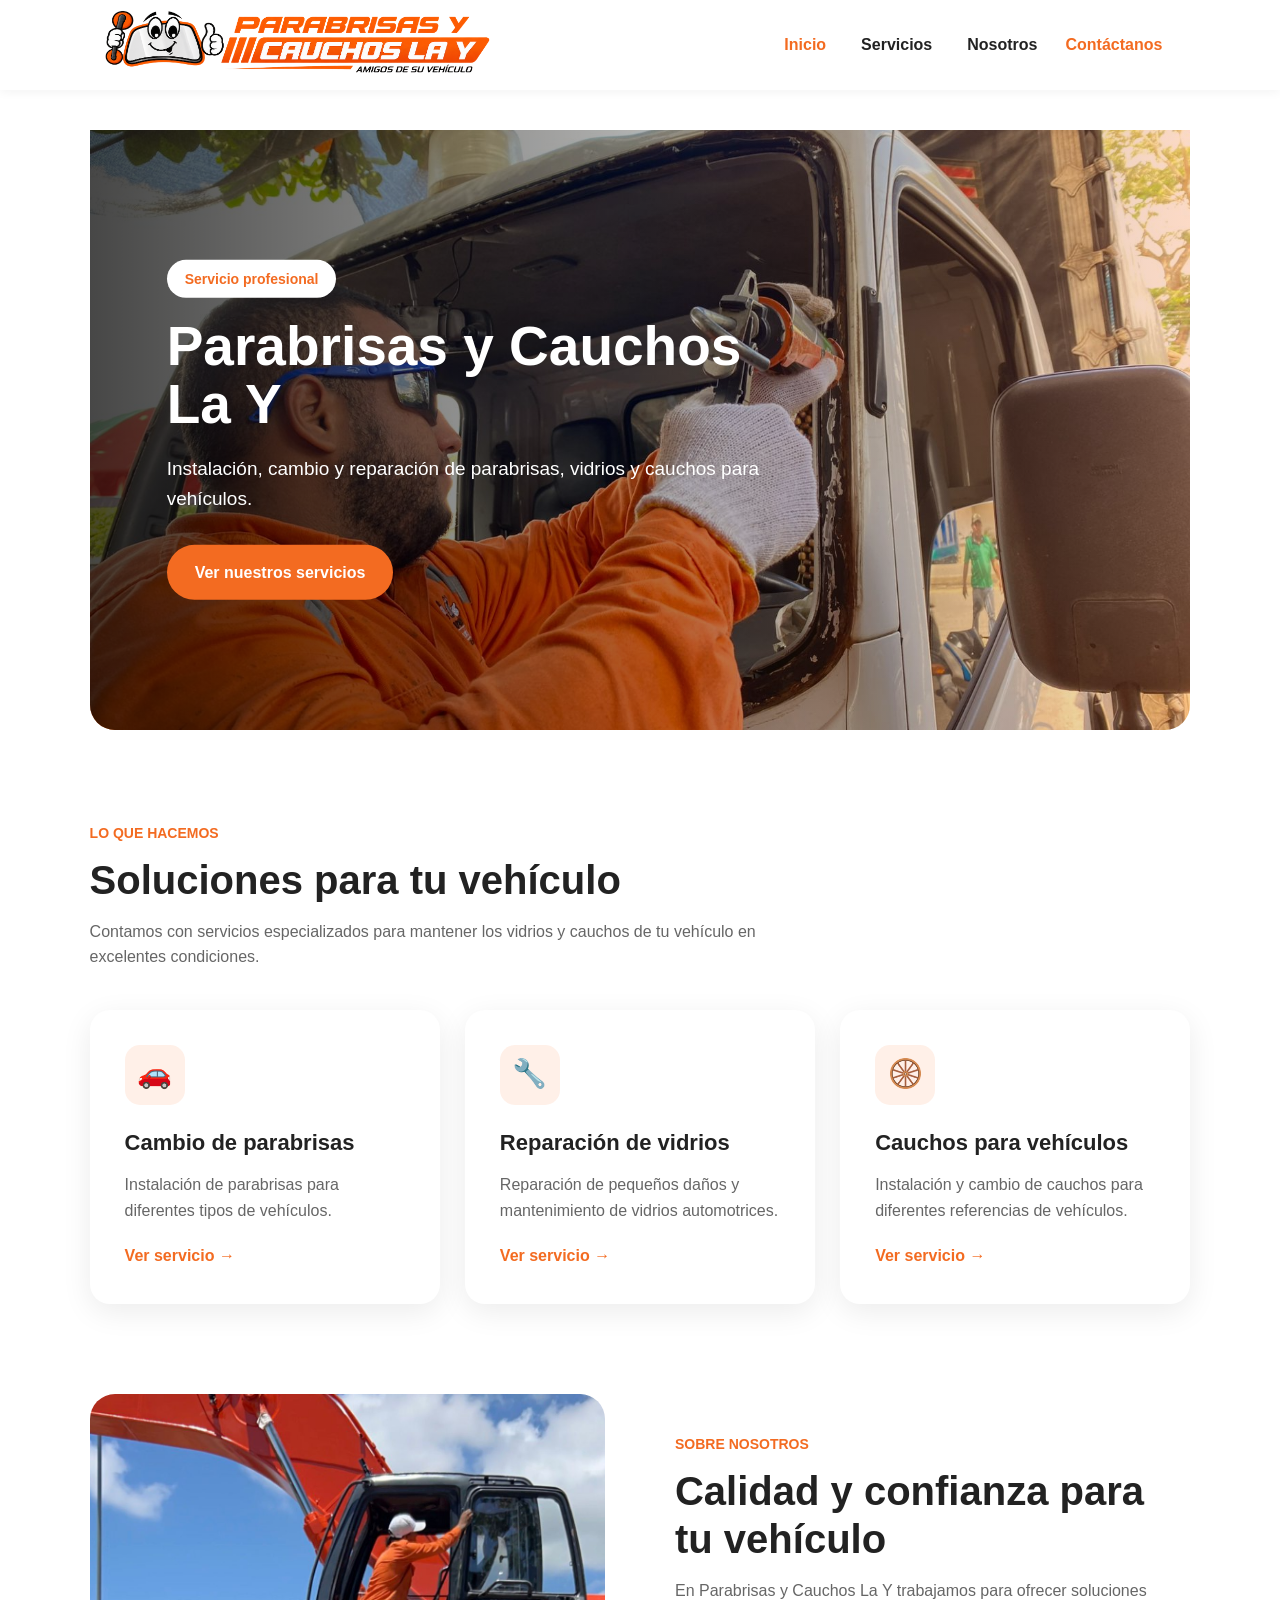
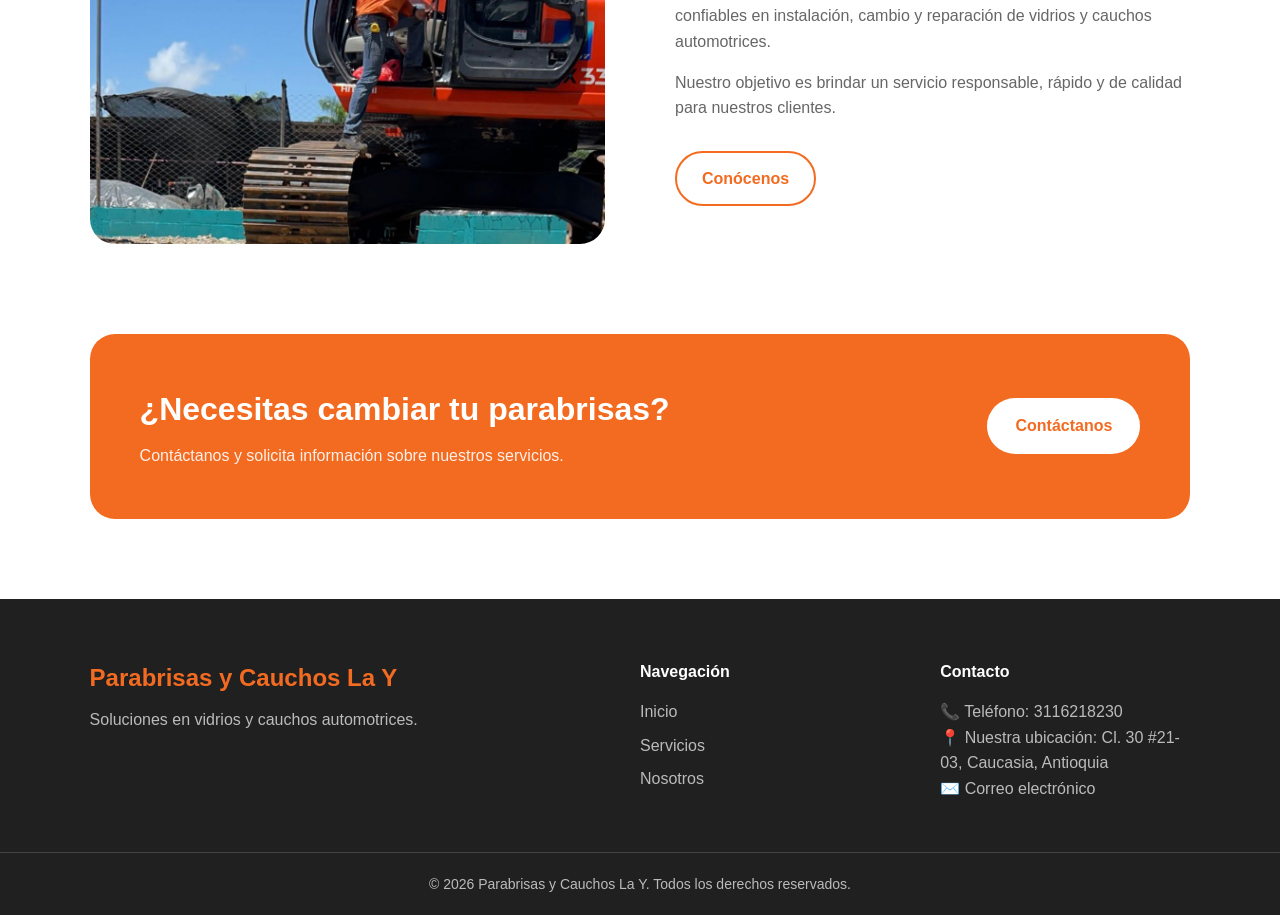
<file: index.html>
<!DOCTYPE html>
<html lang="es">
<head>
    <meta charset="UTF-8">
    <meta name="viewport" content="width=device-width, initial-scale=1.0">

    <title>Parabrisas y Cauchos La Y</title>

    <link rel="stylesheet" href="css/index.css">
</head>
<script src="js/script.js"></script>
<body>
    <header class="encabezado">

        <div class="logo">
            <a href="index.html">
                <img src="Imagenes/LogoParabrisasYCauchosLaY.png" alt="Logo Parabrisas y Cauchos La Y" class="logo-contacto">
            </a>
        </div>

        <nav class="navegacion">

            <a href="index.html" class="activo">Inicio</a>

            <a href="Servicios.html">Servicios</a>

            <a href="NosotrosParabrisas.html">Nosotros</a>

        </nav>
        <a href="Agendar.html" class="boton-blanco">
            Contáctanos
        </a>
    </header>


    <main>

        <section class="hero">

            <img src="Imagenes/Inicio.jpeg" alt="Servicio de parabrisas">

            <div class="hero-capa"></div>

            <div class="hero-contenido">

                <span class="etiqueta">
                    Servicio profesional
                </span>

                <h1>
                    Parabrisas y Cauchos
                    <br>
                    La Y
                </h1>

                <p>
                    Instalación, cambio y reparación de parabrisas,
                    vidrios y cauchos para vehículos.
                </p>

                <a href="Servicios.html" class="boton-principal">
                    Ver nuestros servicios
                </a>

            </div>

        </section>

        <section class="seccion servicios">

            <div class="titulo-seccion">

                <span>Lo que hacemos</span>

                <h2>
                    Soluciones para tu vehículo
                </h2>

                <p>
                    Contamos con servicios especializados para mantener
                    los vidrios y cauchos de tu vehículo en excelentes condiciones.
                </p>

            </div>


            <div class="tarjetas-servicios">

                <article class="tarjeta">

                    <div class="icono">
                        🚗
                    </div>

                    <h3>
                        Cambio de parabrisas
                    </h3>

                    <p>
                        Instalación de parabrisas para diferentes tipos
                        de vehículos.
                    </p>

                    <a href="Servicios.html">
                        Ver servicio →
                    </a>

                </article>


                <article class="tarjeta">

                    <div class="icono">
                        🔧
                    </div>

                    <h3>
                        Reparación de vidrios
                    </h3>

                    <p>
                        Reparación de pequeños daños y mantenimiento
                        de vidrios automotrices.
                    </p>

                    <a href="Servicios.html">
                        Ver servicio →
                    </a>

                </article>


                <article class="tarjeta">

                    <div class="icono">
                        🛞
                    </div>

                    <h3>
                        Cauchos para vehículos
                    </h3>

                    <p>
                        Instalación y cambio de cauchos para diferentes
                        referencias de vehículos.
                    </p>

                    <a href="Servicios.html">
                        Ver servicio →
                    </a>

                </article>

            </div>

        </section>


        <section class="seccion nosotros-inicio">

            <div class="nosotros-imagen">

                <img src="Imagenes/Instalacion2.jpeg"
                     alt="Instalación de parabrisas">

            </div>

            <div class="nosotros-texto">

                <span>Sobre nosotros</span>

                <h2>
                    Calidad y confianza para tu vehículo
                </h2>

                <p>
                    En Parabrisas y Cauchos La Y trabajamos para ofrecer
                    soluciones confiables en instalación, cambio y reparación
                    de vidrios y cauchos automotrices.
                </p>

                <p>
                    Nuestro objetivo es brindar un servicio responsable,
                    rápido y de calidad para nuestros clientes.
                </p>

                <a href="NosotrosParabrisas.html" class="boton-secundario">
                    Conócenos
                </a>

            </div>

        </section>

        <section class="llamada">

            <div>

                <h2>
                    ¿Necesitas cambiar tu parabrisas?
                </h2>

                <p>
                    Contáctanos y solicita información sobre nuestros servicios.
                </p>

            </div>

            <a href="Agendar.html" class="boton-blanco">
                Contáctanos
            </a>

        </section>

    </main>


    <footer class="pie">

        <div class="pie-contenido">

            <div>

                <h3>
                    Parabrisas y Cauchos La Y
                </h3>

                <p>
                    Soluciones en vidrios y cauchos automotrices.
                </p>

            </div>


            <div>

                <h4>
                    Navegación
                </h4>

                <a href="index.html">Inicio</a>
                <a href="Servicios.html">Servicios</a>
                <a href="NosotrosParabrisas.html">Nosotros</a>

            </div>


            <div>

                <h4>
                    Contacto
                </h4>

                <p>📞 Teléfono: 3116218230</p>
                <p>📍 Nuestra ubicación: Cl. 30 #21-03, Caucasia, Antioquia</p>
                <p>✉️ Correo electrónico</p>

            </div>

        </div>


        <div class="copyright">

            <p>
                © 2026 Parabrisas y Cauchos La Y.
                Todos los derechos reservados.
            </p>

        </div>

    </footer>

</body>
</html>
</file>
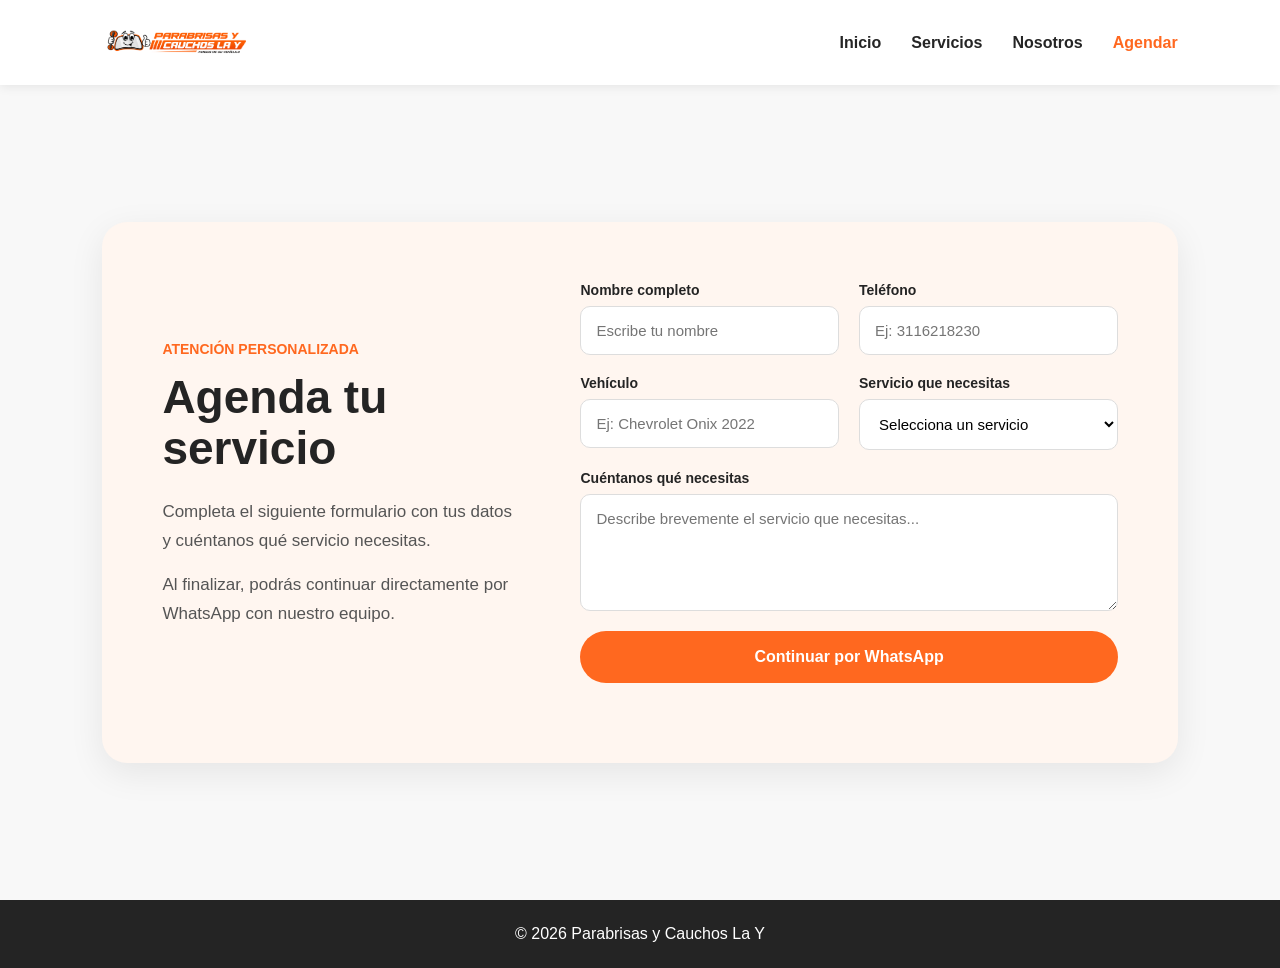
<file: Agendar.html>
<!DOCTYPE html>
<html lang="es">

<head>
    <meta charset="UTF-8">
    <meta name="viewport" content="width=device-width, initial-scale=1.0">

    <title>Agendar servicio | Parabrisas y Cauchos La Y</title>

    <link rel="stylesheet" href="css/Agendar.css">
</head>

<body>

    <header class="encabezado">

        <a href="index.html" class="logo">
            <img src="Imagenes/LogoParabrisasYCauchosLaY.png"
                 alt="Parabrisas y Cauchos La Y">
        </a>

        <nav>
            <a href="index.html">Inicio</a>
            <a href="Servicios.html">Servicios</a>
            <a href="NosotrosParabrisas.html">Nosotros</a>
            <a href="Agendar.html" class="activo">Agendar</a>
        </nav>

    </header>


    <main>

        <section class="agendar">

            <div class="agendar-contenido">

                <div class="texto-agendar">

                    <span>ATENCIÓN PERSONALIZADA</span>

                    <h1>Agenda tu servicio</h1>

                    <p>
                        Completa el siguiente formulario con tus datos
                        y cuéntanos qué servicio necesitas.
                    </p>

                    <p>
                        Al finalizar, podrás continuar directamente
                        por WhatsApp con nuestro equipo.
                    </p>

                </div>


                <form id="formulario-agendar" class="formulario-agendar">

                    <div class="campo">
                        <label for="nombre">Nombre completo</label>

                        <input
                            type="text"
                            id="nombre"
                            name="nombre"
                            placeholder="Escribe tu nombre"
                            required>
                    </div>


                    <div class="campo">
                        <label for="telefono">Teléfono</label>

                        <input
                            type="tel"
                            id="telefono"
                            name="telefono"
                            placeholder="Ej: 3116218230"
                            required>
                    </div>


                    <div class="campo">
                        <label for="vehiculo">Vehículo</label>

                        <input
                            type="text"
                            id="vehiculo"
                            name="vehiculo"
                            placeholder="Ej: Chevrolet Onix 2022"
                            required>
                    </div>


                    <div class="campo">
                        <label for="servicio">Servicio que necesitas</label>

                        <select id="servicio" name="servicio" required>

                            <option value="">
                                Selecciona un servicio
                            </option>

                            <option value="Cambio de parabrisas">
                                Cambio de parabrisas
                            </option>

                            <option value="Reparación de vidrios">
                                Reparación de vidrios
                            </option>

                            <option value="Cauchos para vehículos">
                                Cauchos para vehículos
                            </option>

                            <option value="Polarizado y nanocerámica">
                                Polarizado y nanocerámica
                            </option>

                            <option value="Fabricación de vidrio para maquinaria">
                                Fabricación de vidrio para maquinaria
                            </option>

                        </select>

                    </div>


                    <div class="campo campo-completo">

                        <label for="mensaje">
                            Cuéntanos qué necesitas
                        </label>

                        <textarea
                            id="mensaje"
                            name="mensaje"
                            rows="5"
                            placeholder="Describe brevemente el servicio que necesitas..."
                            required></textarea>

                    </div>


                    <button type="submit" class="boton-agendar">
                        Continuar por WhatsApp
                    </button>


                    <p id="mensaje-formulario"
                       class="mensaje-formulario"></p>

                </form>

            </div>

        </section>

    </main>


    <footer>

        <p>
            © 2026 Parabrisas y Cauchos La Y
        </p>

    </footer>


    <script src="js/script.js"></script>

</body>

</html>
</file>
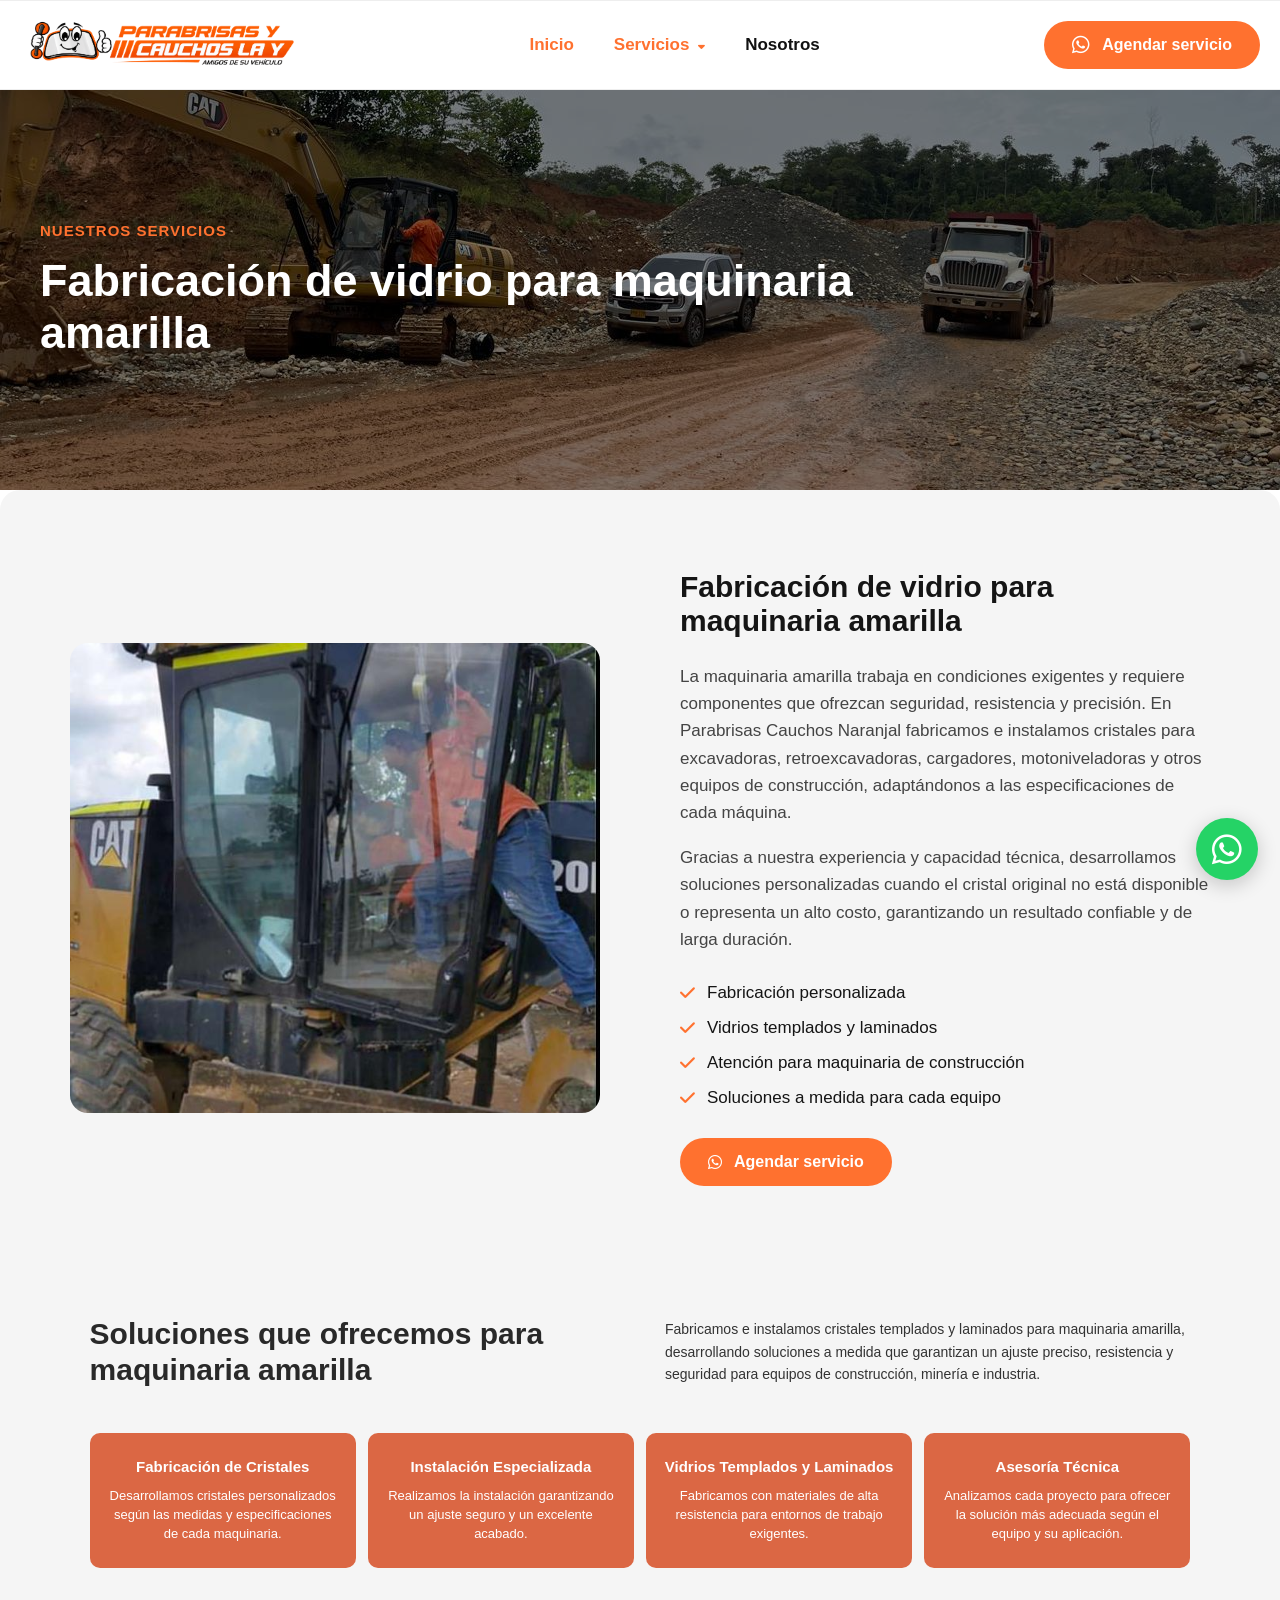
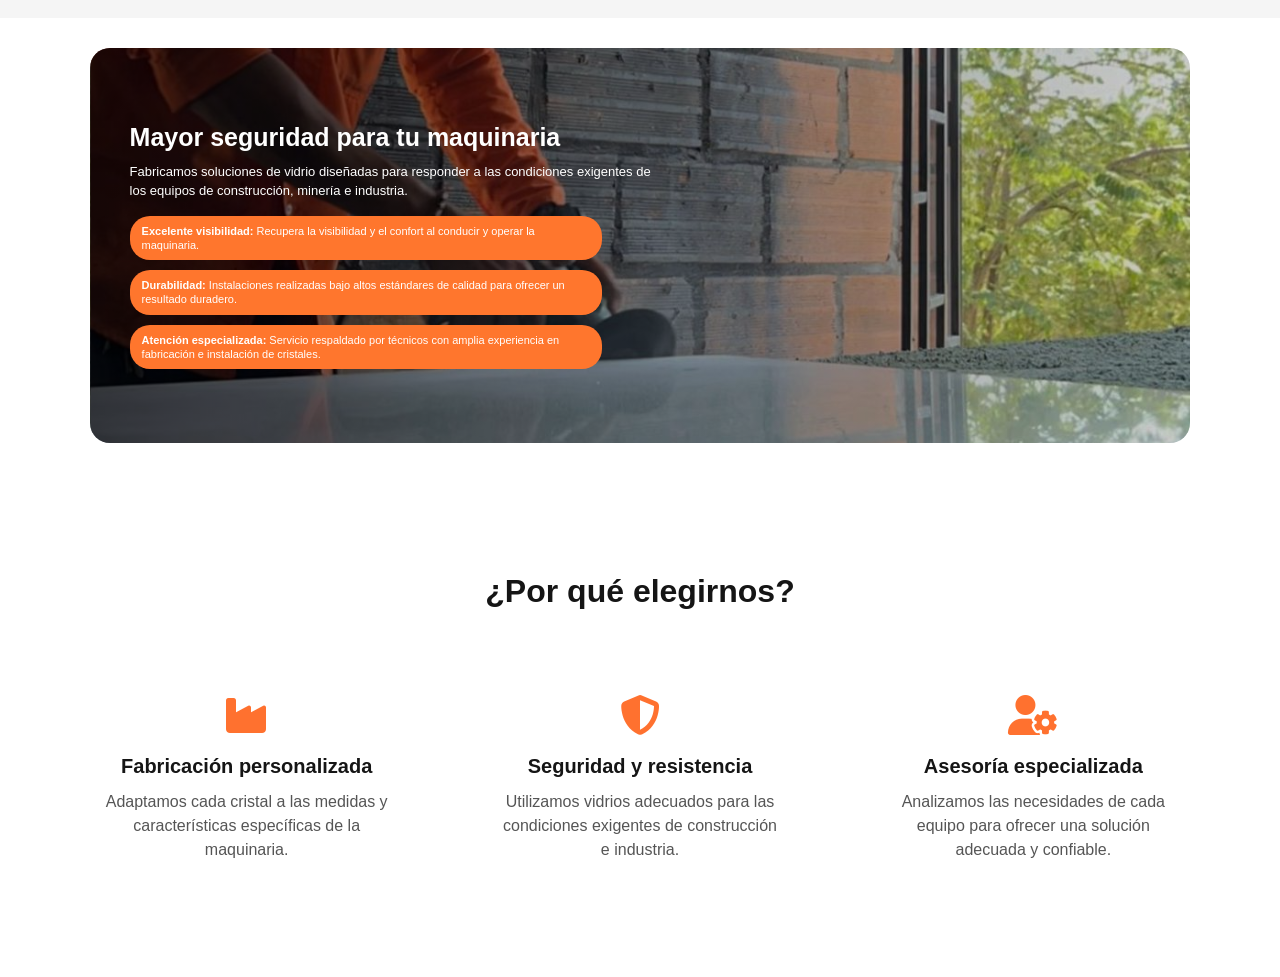
<file: fabricacion-vidrio-maquinaria.html>
<!DOCTYPE html>
<html lang="es">

<head>

    <meta charset="UTF-8">

    <meta name="viewport" content="width=device-width, initial-scale=1.0">

    <title>Fabricación de vidrio para maquinaria amarilla</title>

    <link rel="stylesheet" href="css/MaquinaAmarrilla.css">

    <link rel="stylesheet"
          href="https://cdnjs.cloudflare.com/ajax/libs/font-awesome/6.5.2/css/all.min.css">

</head>


<body>

<header class="header">

    <div class="header-container">

        <a href="index.html" class="logo">

            <img src="Imagenes/LogoParabrisasYCauchosLaY.png"
                 alt="Parabrisas y Cauchos Naranjal">

        </a>

        <nav class="navbar">

            <a href="index.html" class="active">
                Inicio
            </a>


            <a href="Servicios.html" class="active">

                Servicios

                <i class="fa-solid fa-caret-down"></i>

            </a>


            <a href="NosotrosParabrisas.html">
                Nosotros
            </a>

        </nav>

        <a href="Agendar.html?servicio=Fabricación%20de%20vidrio%20para%20maquinaria" class="btn-agendar"
           class="btn-agendar"
           target="_blank">

            <i class="fa-brands fa-whatsapp"></i>

            Agendar servicio

        </a>


    </div>

</header>


<main>


    <section class="titulo">

        <div class="container">


            <span class="categoria">
                NUESTROS SERVICIOS
            </span>


            <h1>
                Fabricación de vidrio para
                maquinaria amarilla
            </h1>


        </div>

    </section>

    <section class="servicio">

        <div class="container servicio-grid">


            <div class="servicio-imagen">

                <img src="Imagenes/MaquinaAmarrilla.jpeg"
                     alt="Fabricación de vidrio para maquinaria amarilla">

            </div>



            <div class="servicio-contenido">


                <h2>
                    Fabricación de vidrio para maquinaria amarilla
                </h2>


                <p>
                    La maquinaria amarilla trabaja en condiciones exigentes
                    y requiere componentes que ofrezcan seguridad, resistencia
                    y precisión. En Parabrisas Cauchos Naranjal fabricamos e
                    instalamos cristales para excavadoras, retroexcavadoras,
                    cargadores, motoniveladoras y otros equipos de construcción,
                    adaptándonos a las especificaciones de cada máquina.
                </p>


                <p>
                    Gracias a nuestra experiencia y capacidad técnica,
                    desarrollamos soluciones personalizadas cuando el cristal
                    original no está disponible o representa un alto costo,
                    garantizando un resultado confiable y de larga duración.
                </p>



                <ul>


                    <li>

                        <i class="fa-solid fa-check"></i>

                        Fabricación personalizada

                    </li>


                    <li>

                        <i class="fa-solid fa-check"></i>

                        Vidrios templados y laminados

                    </li>


                    <li>

                        <i class="fa-solid fa-check"></i>

                        Atención para maquinaria de construcción

                    </li>


                    <li>

                        <i class="fa-solid fa-check"></i>

                        Soluciones a medida para cada equipo

                    </li>


                </ul>



                <a href="Agendar.html"
                   class="btn-principal"
                   target="_blank">

                    <i class="fa-brands fa-whatsapp"></i>

                    Agendar servicio

                </a>


            </div>

        </div>

    </section>


    <section class="servicios-puertas">


        <div class="servicios-header">


            <h2>
                Soluciones que ofrecemos para maquinaria amarilla
            </h2>


            <p>
                Fabricamos e instalamos cristales templados y laminados para
                maquinaria amarilla, desarrollando soluciones a medida que
                garantizan un ajuste preciso, resistencia y seguridad para
                equipos de construcción, minería e industria.
            </p>


        </div>


        <div class="servicios-cards">


            <div class="servicio-card">

                <h3>
                    Fabricación de Cristales
                </h3>

                <p>
                    Desarrollamos cristales personalizados según las medidas
                    y especificaciones de cada maquinaria.
                </p>

            </div>




            <div class="servicio-card">

                <h3>
                    Instalación Especializada
                </h3>

                <p>
                    Realizamos la instalación garantizando un ajuste seguro
                    y un excelente acabado.
                </p>

            </div>




            <div class="servicio-card">

                <h3>
                    Vidrios Templados y Laminados
                </h3>

                <p>
                    Fabricamos con materiales de alta resistencia para
                    entornos de trabajo exigentes.
                </p>

            </div>



            <div class="servicio-card">

                <h3>
                    Asesoría Técnica
                </h3>

                <p>
                    Analizamos cada proyecto para ofrecer la solución más
                    adecuada según el equipo y su aplicación.
                </p>

            </div>


        </div>

    </section>



    <section class="puertas-info">


        <div class="puertas-imagen">


            <div class="puertas-overlay">


                <div class="puertas-contenido">


                    <h2>
                        Mayor seguridad para tu maquinaria
                    </h2>


                    <p>
                        Fabricamos soluciones de vidrio diseñadas para
                        responder a las condiciones exigentes de los equipos
                        de construcción, minería e industria.
                    </p>




                    <div class="info-barra">

                        <strong>
                            Excelente visibilidad:
                        </strong>

                        Recupera la visibilidad y el confort al conducir
                        y operar la maquinaria.

                    </div>



                    <div class="info-barra">

                        <strong>
                            Durabilidad:
                        </strong>

                        Instalaciones realizadas bajo altos estándares
                        de calidad para ofrecer un resultado duradero.

                    </div>



                    <div class="info-barra">

                        <strong>
                            Atención especializada:
                        </strong>

                        Servicio respaldado por técnicos con amplia
                        experiencia en fabricación e instalación de cristales.

                    </div>


                </div>


            </div>


        </div>


    </section>

    <section class="beneficios">


        <div class="container">


            <h2>
                ¿Por qué elegirnos?
            </h2>



            <div class="beneficios-grid">



                <div class="beneficio">

                    <i class="fa-solid fa-industry"></i>

                    <h3>
                        Fabricación personalizada
                    </h3>

                    <p>
                        Adaptamos cada cristal a las medidas y características
                        específicas de la maquinaria.
                    </p>

                </div>



                <div class="beneficio">

                    <i class="fa-solid fa-shield-halved"></i>

                    <h3>
                        Seguridad y resistencia
                    </h3>

                    <p>
                        Utilizamos vidrios adecuados para las condiciones
                        exigentes de construcción e industria.
                    </p>

                </div>



                <div class="beneficio">

                    <i class="fa-solid fa-user-gear"></i>

                    <h3>
                        Asesoría especializada
                    </h3>

                    <p>
                        Analizamos las necesidades de cada equipo para
                        ofrecer una solución adecuada y confiable.
                    </p>

                </div>


            </div>


        </div>


    </section>


</main>

<a href="Agendar.html"
   class="whatsapp-float"
   target="_blank"
   aria-label="Contactar por WhatsApp">

    <i class="fa-brands fa-whatsapp"></i>

</a>



</body>

</html>
</file>
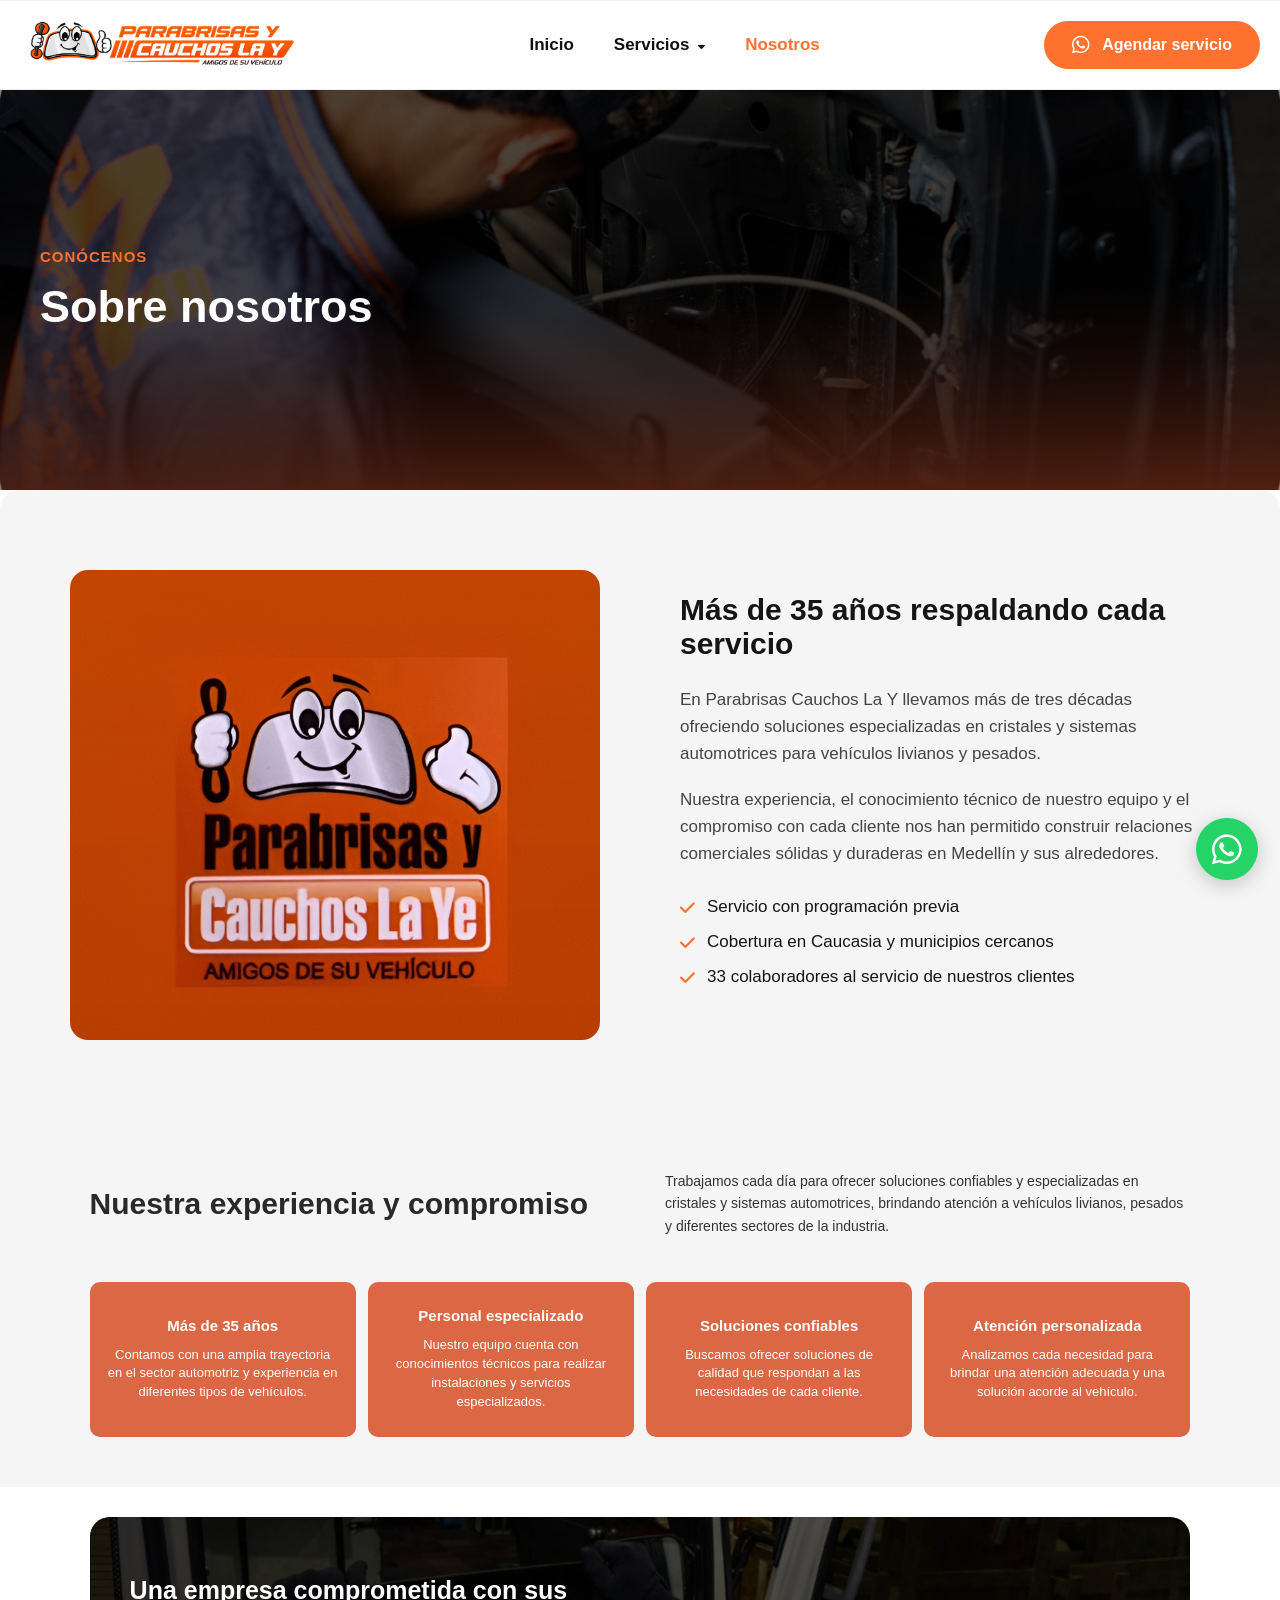
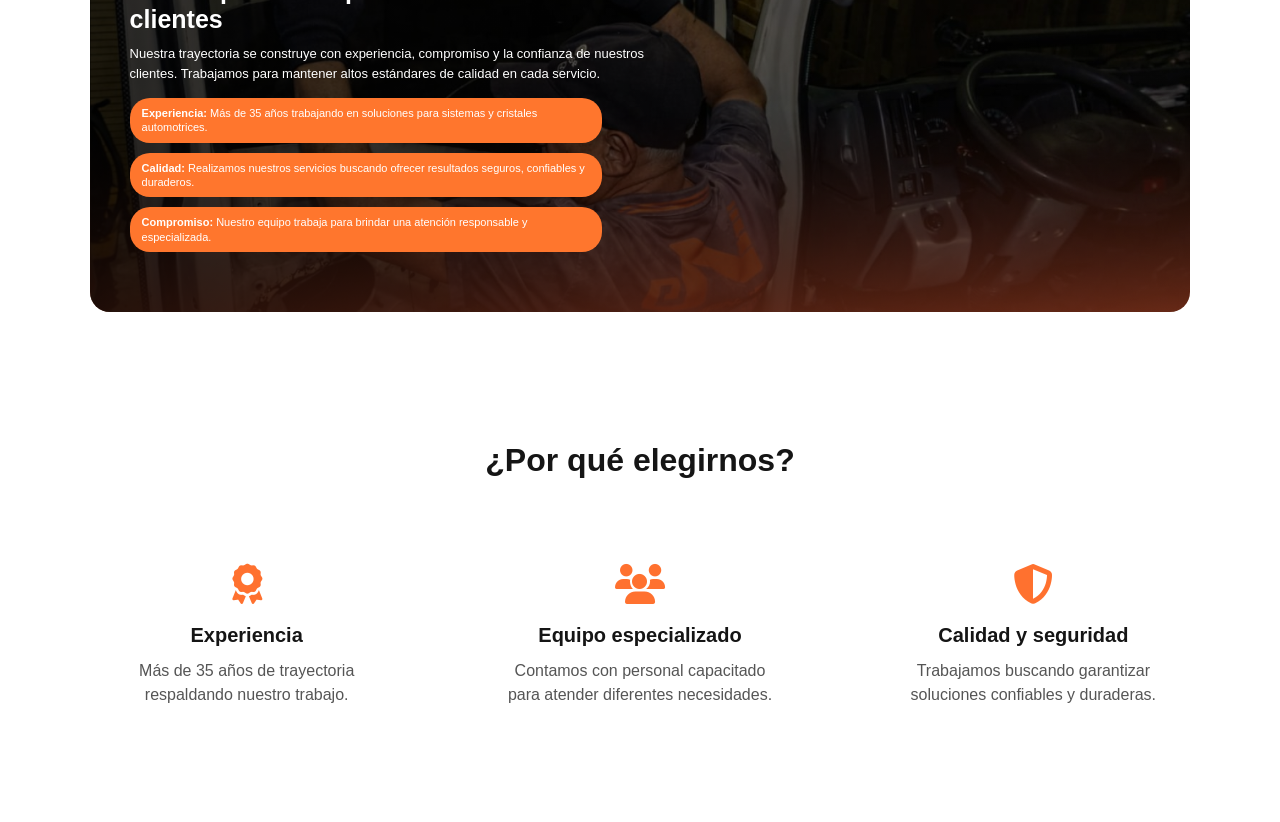
<file: NosotrosParabrisas.html>
<!DOCTYPE html>
<html lang="es">

<head>

    <meta charset="UTF-8">

    <meta name="viewport"
          content="width=device-width, initial-scale=1.0">

    <title>
        Nosotros Parabrisas y Cauchos La Y
    </title>

    <link rel="stylesheet"
          href="css/servicios-detalle.css">

    <link rel="stylesheet"
          href="https://cdnjs.cloudflare.com/ajax/libs/font-awesome/6.5.2/css/all.min.css">

</head>


<body>


<header class="header">

    <div class="header-container">


        <a href="index.html"
           class="logo">

            <img src="Imagenes/LogoParabrisasYCauchosLaY.png"
                 alt="Parabrisas y Cauchos la y">

        </a>


        <nav class="navbar">

            <a href="index.html">
                Inicio
            </a>


            <a href="Servicios.html">

                Servicios

                <i class="fa-solid fa-caret-down"></i>

            </a>


            <a href="NosotrosParabrisas.html"
               class="active">

                Nosotros

            </a>

        </nav>



        <a href="Agendar.html"
           class="btn-agendar"
           target="_blank">

            <i class="fa-brands fa-whatsapp"></i>

            Agendar servicio

        </a>


    </div>

</header>

<main>


    <section class="titulo">

        <div class="container">


            <span class="categoria">
                CONÓCENOS
            </span>


            <h1>
                Sobre nosotros
            </h1>


        </div>

    </section>


    <section class="servicio">

        <div class="container servicio-grid">

            <div class="servicio-imagen">

                <img src="Imagenes/ParabrisasYCauchoLaY.jpg"
                     alt="Sede Parabrisas y Cauchos la y">

            </div>


            <div class="servicio-contenido">


                <h2>
                    Más de 35 años respaldando cada servicio
                </h2>


                <p>
                    En Parabrisas Cauchos La Y llevamos más de tres
                    décadas ofreciendo soluciones especializadas en
                    cristales y sistemas automotrices para vehículos
                    livianos y pesados.
                </p>


                <p>
                    Nuestra experiencia, el conocimiento técnico de
                    nuestro equipo y el compromiso con cada cliente nos
                    han permitido construir relaciones comerciales
                    sólidas y duraderas en Medellín y sus alrededores.
                </p>

                <ul>


                    <li>

                        <i class="fa-solid fa-check"></i>

                        Servicio con programación previa

                    </li>


                    <li>

                        <i class="fa-solid fa-check"></i>

                        Cobertura en Caucasia y municipios cercanos

                    </li>


                    <li>

                        <i class="fa-solid fa-check"></i>

                        33 colaboradores al servicio de nuestros clientes

                    </li>


                </ul>


            </div>

        </div>

    </section>


    <section class="servicios-puertas">


        <div class="servicios-header">


            <h2>
                Nuestra experiencia y compromiso
            </h2>


            <p>
                Trabajamos cada día para ofrecer soluciones confiables
                y especializadas en cristales y sistemas automotrices,
                brindando atención a vehículos livianos, pesados y
                diferentes sectores de la industria.
            </p>


        </div>


        <div class="servicios-cards">


            <div class="servicio-card">

                <h3>
                    Más de 35 años
                </h3>

                <p>
                    Contamos con una amplia trayectoria en el sector
                    automotriz y experiencia en diferentes tipos de
                    vehículos.
                </p>

            </div>



            <div class="servicio-card">

                <h3>
                    Personal especializado
                </h3>

                <p>
                    Nuestro equipo cuenta con conocimientos técnicos
                    para realizar instalaciones y servicios especializados.
                </p>

            </div>



            <div class="servicio-card">

                <h3>
                    Soluciones confiables
                </h3>

                <p>
                    Buscamos ofrecer soluciones de calidad que respondan
                    a las necesidades de cada cliente.
                </p>

            </div>



            <div class="servicio-card">

                <h3>
                    Atención personalizada
                </h3>

                <p>
                    Analizamos cada necesidad para brindar una atención
                    adecuada y una solución acorde al vehículo.
                </p>

            </div>


        </div>

    </section>




    <section class="puertas-info">


        <div class="puertas-imagen">


            <div class="puertas-overlay">


                <div class="puertas-contenido">


                    <h2>
                        Una empresa comprometida con sus clientes
                    </h2>


                    <p>
                        Nuestra trayectoria se construye con experiencia,
                        compromiso y la confianza de nuestros clientes.
                        Trabajamos para mantener altos estándares de
                        calidad en cada servicio.
                    </p>


                    <div class="info-barra">

                        <strong>
                            Experiencia:
                        </strong>

                        Más de 35 años trabajando en soluciones para
                        sistemas y cristales automotrices.

                    </div>



                    <div class="info-barra">

                        <strong>
                            Calidad:
                        </strong>

                        Realizamos nuestros servicios buscando ofrecer
                        resultados seguros, confiables y duraderos.

                    </div>



                    <div class="info-barra">

                        <strong>
                            Compromiso:
                        </strong>

                        Nuestro equipo trabaja para brindar una atención
                        responsable y especializada.

                    </div>


                </div>


            </div>


        </div>


    </section>


    <section class="beneficios">

        <div class="container">


            <h2>
                ¿Por qué elegirnos?
            </h2>


            <div class="beneficios-grid">


                <div class="beneficio">

                    <i class="fa-solid fa-award"></i>

                    <h3>
                        Experiencia
                    </h3>

                    <p>
                        Más de 35 años de trayectoria respaldando
                        nuestro trabajo.
                    </p>

                </div>


                <div class="beneficio">

                    <i class="fa-solid fa-users"></i>

                    <h3>
                        Equipo especializado
                    </h3>

                    <p>
                        Contamos con personal capacitado para
                        atender diferentes necesidades.
                    </p>

                </div>



                <div class="beneficio">

                    <i class="fa-solid fa-shield-halved"></i>

                    <h3>
                        Calidad y seguridad
                    </h3>

                    <p>
                        Trabajamos buscando garantizar soluciones
                        confiables y duraderas.
                    </p>

                </div>


            </div>

        </div>

    </section>


</main>

<a href="Agendar.html"
class="whatsapp-float"
target="_blank"
aria-label="WhatsApp">

 <i class="fa-brands fa-whatsapp"></i>

</a>


</body>

</html>
</file>
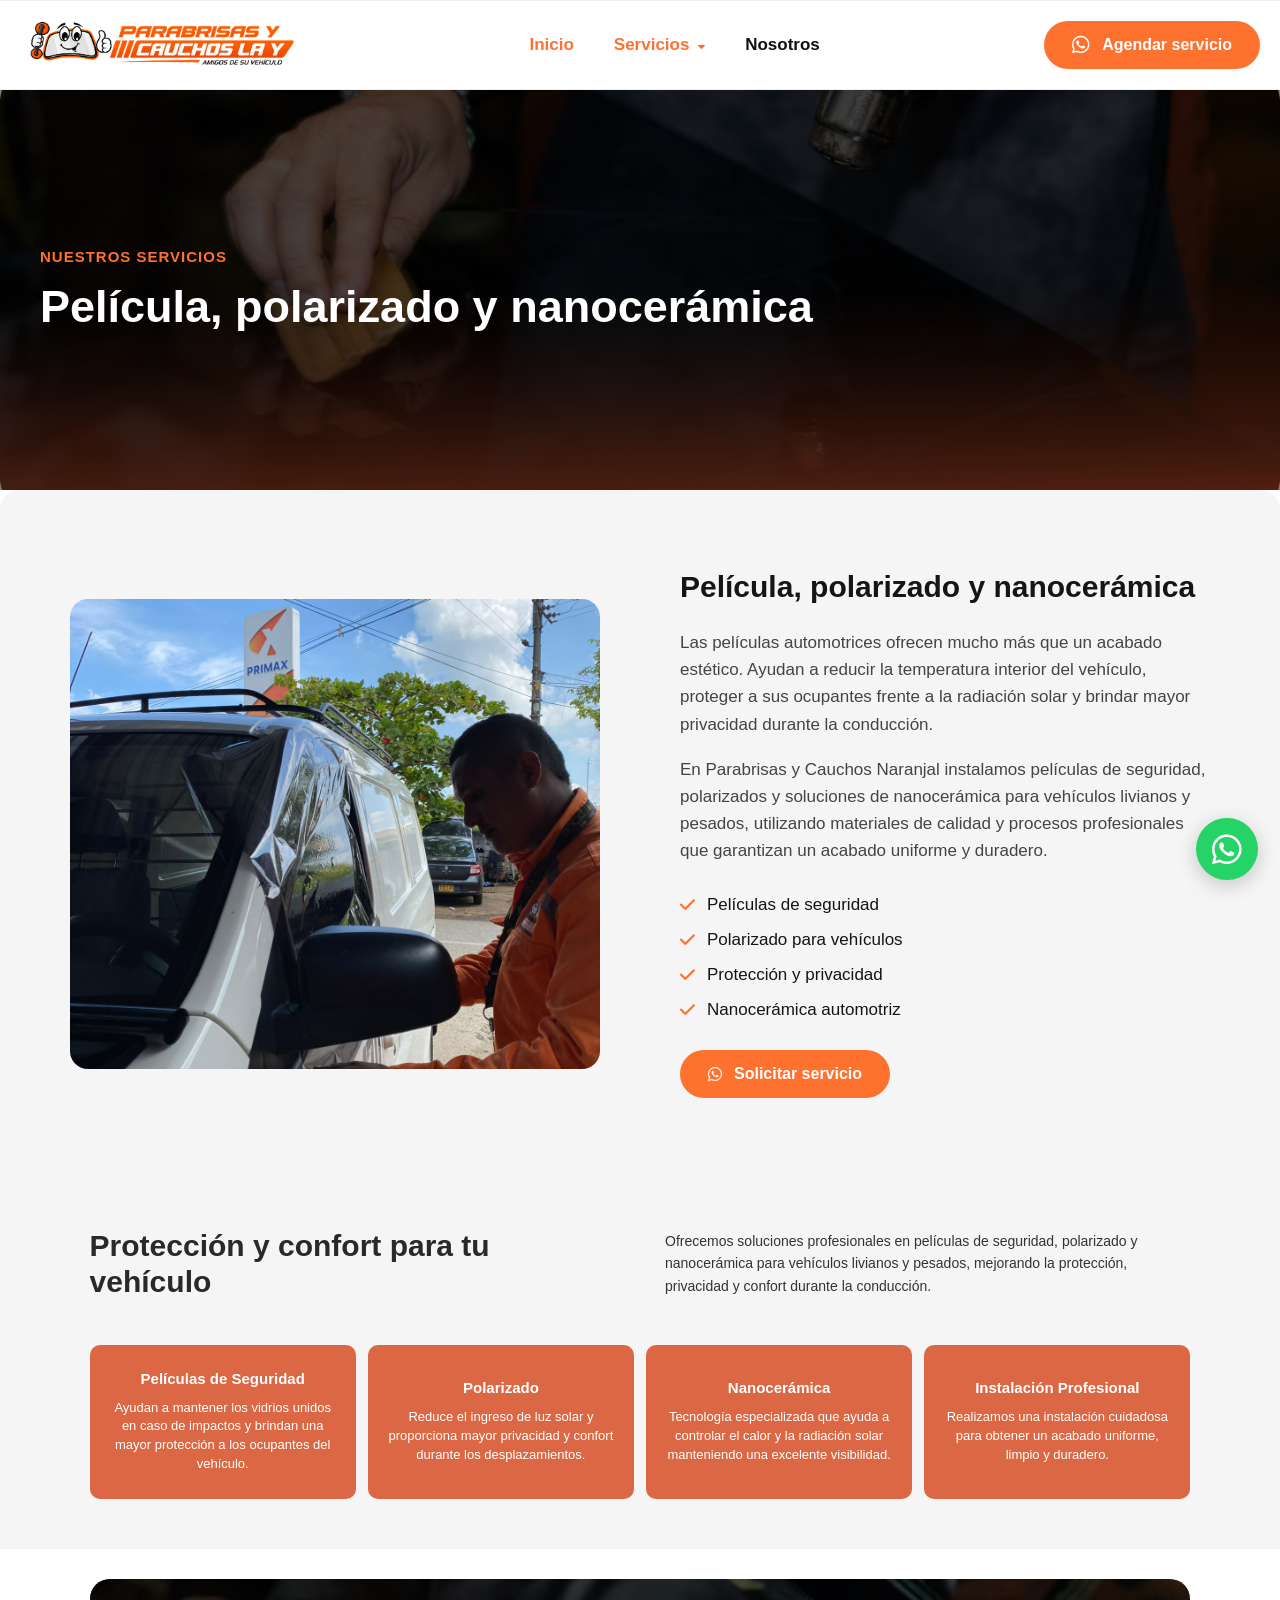
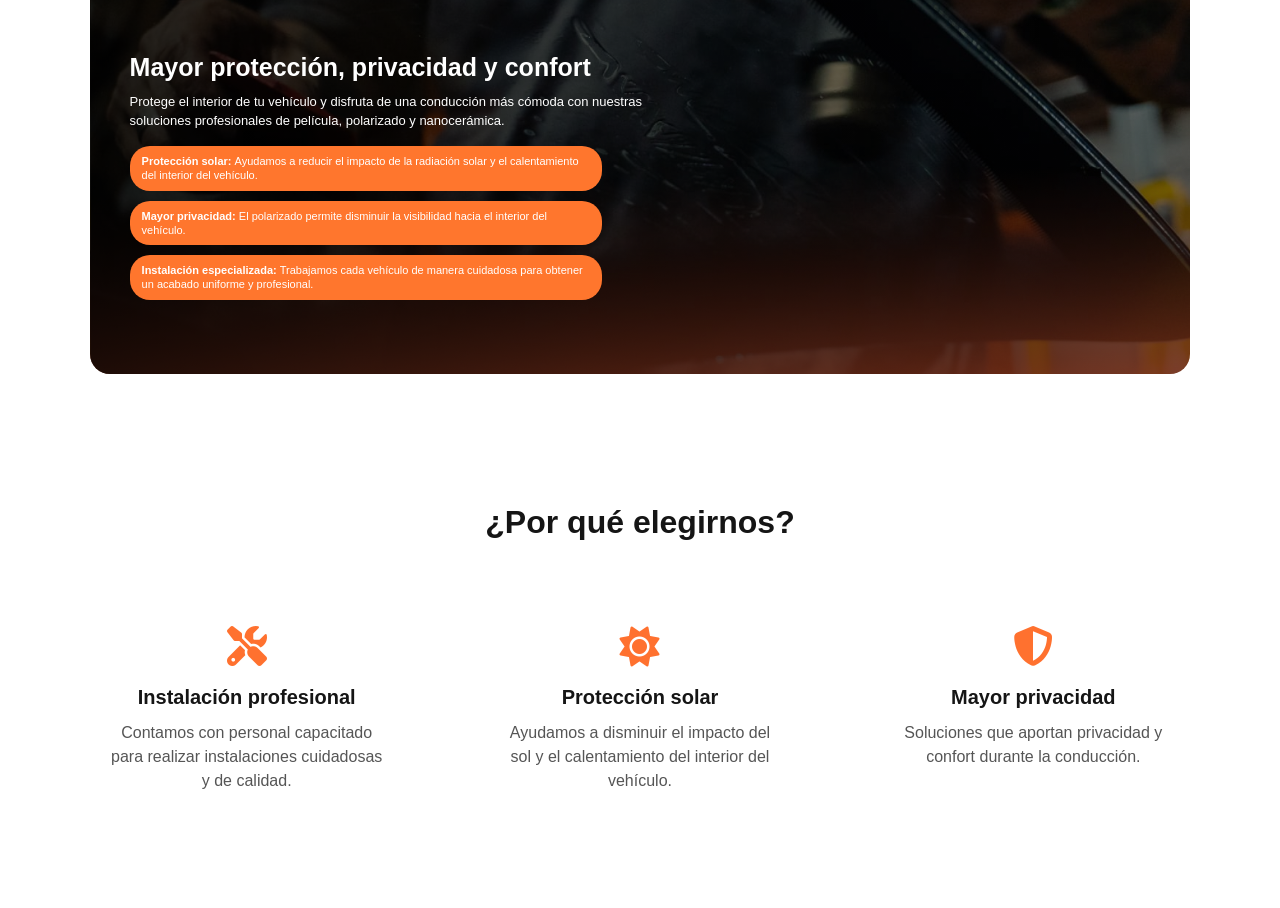
<file: polarizado-nanoceramica.html>
<!DOCTYPE html>
<html lang="es">

<head>

    <meta charset="UTF-8">

    <meta name="viewport" content="width=device-width, initial-scale=1.0">

    <title>Película, polarizado y nanocerámica</title>

    <link rel="stylesheet" href="css/Polarizados.css">

    <link rel="stylesheet"
          href="https://cdnjs.cloudflare.com/ajax/libs/font-awesome/6.5.2/css/all.min.css">

</head>


<body>

<header class="header">

    <div class="header-container">


        <a href="index.html" class="logo">

            <img src="Imagenes/LogoParabrisasYCauchosLaY.png"
                 alt="Parabrisas y Cauchos la y">

        </a>


        <nav class="navbar">

            <a href="index.html" class="active">
                Inicio
            </a>


            <a href="Servicios.html" class="active">

                Servicios

                <i class="fa-solid fa-caret-down"></i>

            </a>


            <a href="NosotrosParabrisas.html">
                Nosotros
            </a>

        </nav>


        <a href="Agendar.html"
           class="btn-agendar"
           target="_blank">

            <i class="fa-brands fa-whatsapp"></i>

            Agendar servicio

        </a>


    </div>

</header>


<main>

    <section class="titulo">

        <div class="container">


            <span class="categoria">
                NUESTROS SERVICIOS
            </span>


            <h1>
                Película, polarizado y nanocerámica
            </h1>


        </div>

    </section>


    <section class="servicio">

        <div class="container servicio-grid">



            <div class="servicio-imagen">

                <img src="Imagenes/PolarizadoBackGround.jpeg"
                     alt="Instalación de película y polarizado automotriz">

            </div>



            <div class="servicio-contenido">


                <h2>
                    Película, polarizado y nanocerámica
                </h2>


                <p>
                    Las películas automotrices ofrecen mucho más que un
                    acabado estético. Ayudan a reducir la temperatura
                    interior del vehículo, proteger a sus ocupantes frente
                    a la radiación solar y brindar mayor privacidad durante
                    la conducción.
                </p>


                <p>
                    En Parabrisas y Cauchos Naranjal instalamos películas
                    de seguridad, polarizados y soluciones de nanocerámica
                    para vehículos livianos y pesados, utilizando materiales
                    de calidad y procesos profesionales que garantizan un
                    acabado uniforme y duradero.
                </p>



                <ul>


                    <li>

                        <i class="fa-solid fa-check"></i>

                        Películas de seguridad

                    </li>


                    <li>

                        <i class="fa-solid fa-check"></i>

                        Polarizado para vehículos

                    </li>


                    <li>

                        <i class="fa-solid fa-check"></i>

                        Protección y privacidad

                    </li>


                    <li>

                        <i class="fa-solid fa-check"></i>

                        Nanocerámica automotriz

                    </li>


                </ul>



                <a href="Agendar.html"
                   class="btn-principal"
                   target="_blank">

                    <i class="fa-brands fa-whatsapp"></i>

                    Solicitar servicio

                </a>


            </div>

        </div>

    </section>


    <section class="servicios-puertas">



        <div class="servicios-header">


            <h2>
                Protección y confort para tu vehículo
            </h2>


            <p>
                Ofrecemos soluciones profesionales en películas de
                seguridad, polarizado y nanocerámica para vehículos
                livianos y pesados, mejorando la protección, privacidad
                y confort durante la conducción.
            </p>


        </div>


        <div class="servicios-cards">



            <div class="servicio-card">

                <h3>
                    Películas de Seguridad
                </h3>

                <p>
                    Ayudan a mantener los vidrios unidos en caso de
                    impactos y brindan una mayor protección a los
                    ocupantes del vehículo.
                </p>

            </div>




            <div class="servicio-card">

                <h3>
                    Polarizado
                </h3>

                <p>
                    Reduce el ingreso de luz solar y proporciona mayor
                    privacidad y confort durante los desplazamientos.
                </p>

            </div>




            <div class="servicio-card">

                <h3>
                    Nanocerámica
                </h3>

                <p>
                    Tecnología especializada que ayuda a controlar el
                    calor y la radiación solar manteniendo una excelente
                    visibilidad.
                </p>

            </div>



            <div class="servicio-card">

                <h3>
                    Instalación Profesional
                </h3>

                <p>
                    Realizamos una instalación cuidadosa para obtener
                    un acabado uniforme, limpio y duradero.
                </p>

            </div>


        </div>

    </section>



    <section class="puertas-info">


        <div class="puertas-imagen">


            <div class="puertas-overlay">


                <div class="puertas-contenido">


                    <h2>
                        Mayor protección, privacidad y confort
                    </h2>


                    <p>
                        Protege el interior de tu vehículo y disfruta de
                        una conducción más cómoda con nuestras soluciones
                        profesionales de película, polarizado y
                        nanocerámica.
                    </p>


                    <div class="info-barra">

                        <strong>
                            Protección solar:
                        </strong>

                        Ayudamos a reducir el impacto de la radiación
                        solar y el calentamiento del interior del vehículo.

                    </div>



                    <div class="info-barra">

                        <strong>
                            Mayor privacidad:
                        </strong>

                        El polarizado permite disminuir la visibilidad
                        hacia el interior del vehículo.

                    </div>



                    <div class="info-barra">

                        <strong>
                            Instalación especializada:
                        </strong>

                        Trabajamos cada vehículo de manera cuidadosa para
                        obtener un acabado uniforme y profesional.

                    </div>


                </div>


            </div>


        </div>


    </section>

    <section class="beneficios">


        <div class="container">


            <h2>
                ¿Por qué elegirnos?
            </h2>



            <div class="beneficios-grid">


                <div class="beneficio">

                    <i class="fa-solid fa-screwdriver-wrench"></i>

                    <h3>
                        Instalación profesional
                    </h3>

                    <p>
                        Contamos con personal capacitado para realizar
                        instalaciones cuidadosas y de calidad.
                    </p>

                </div>


                <div class="beneficio">

                    <i class="fa-solid fa-sun"></i>

                    <h3>
                        Protección solar
                    </h3>

                    <p>
                        Ayudamos a disminuir el impacto del sol y el
                        calentamiento del interior del vehículo.
                    </p>

                </div>



                <div class="beneficio">

                    <i class="fa-solid fa-shield-halved"></i>

                    <h3>
                        Mayor privacidad
                    </h3>

                    <p>
                        Soluciones que aportan privacidad y confort
                        durante la conducción.
                    </p>

                </div>


            </div>


        </div>


    </section>


</main>


<a href="Agendar.html"
   class="whatsapp-float"
   target="_blank"
   aria-label="Contactar por WhatsApp">

    <i class="fa-brands fa-whatsapp"></i>

</a>



</body>

</html>
</file>
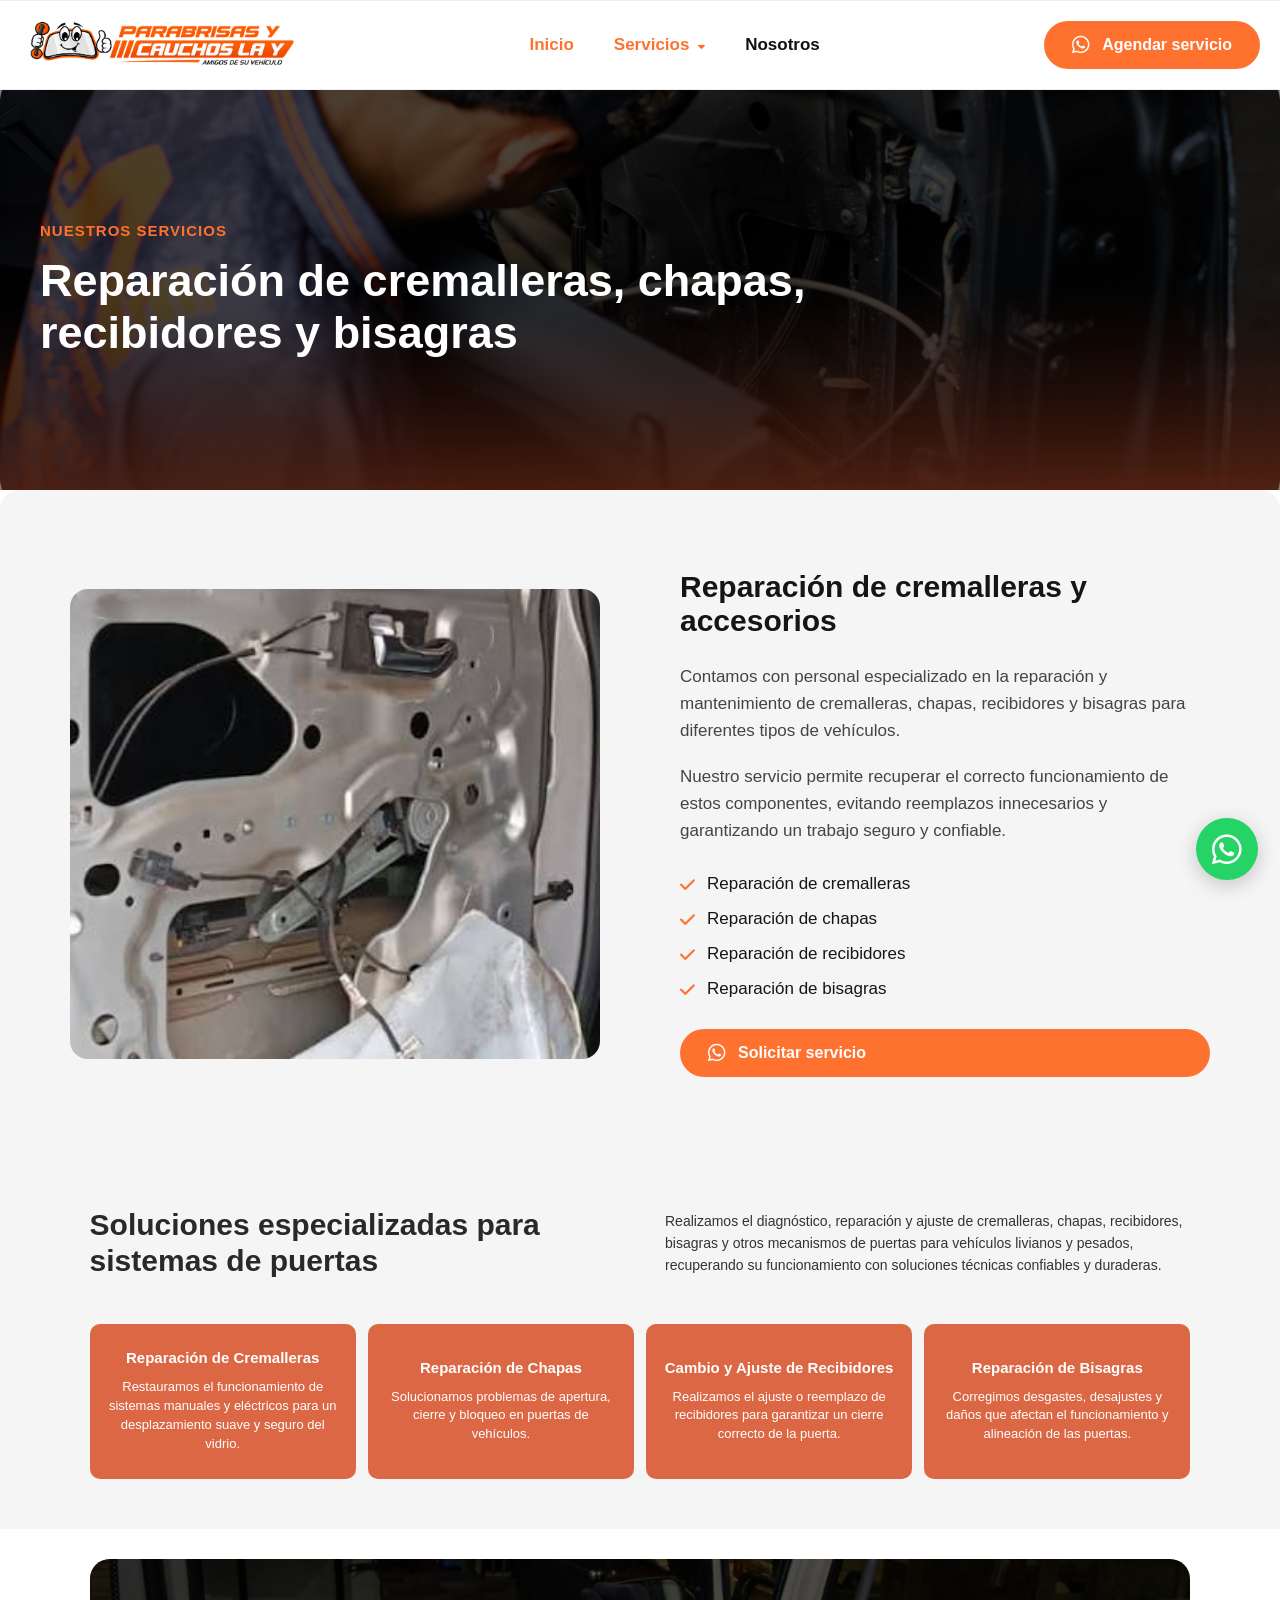
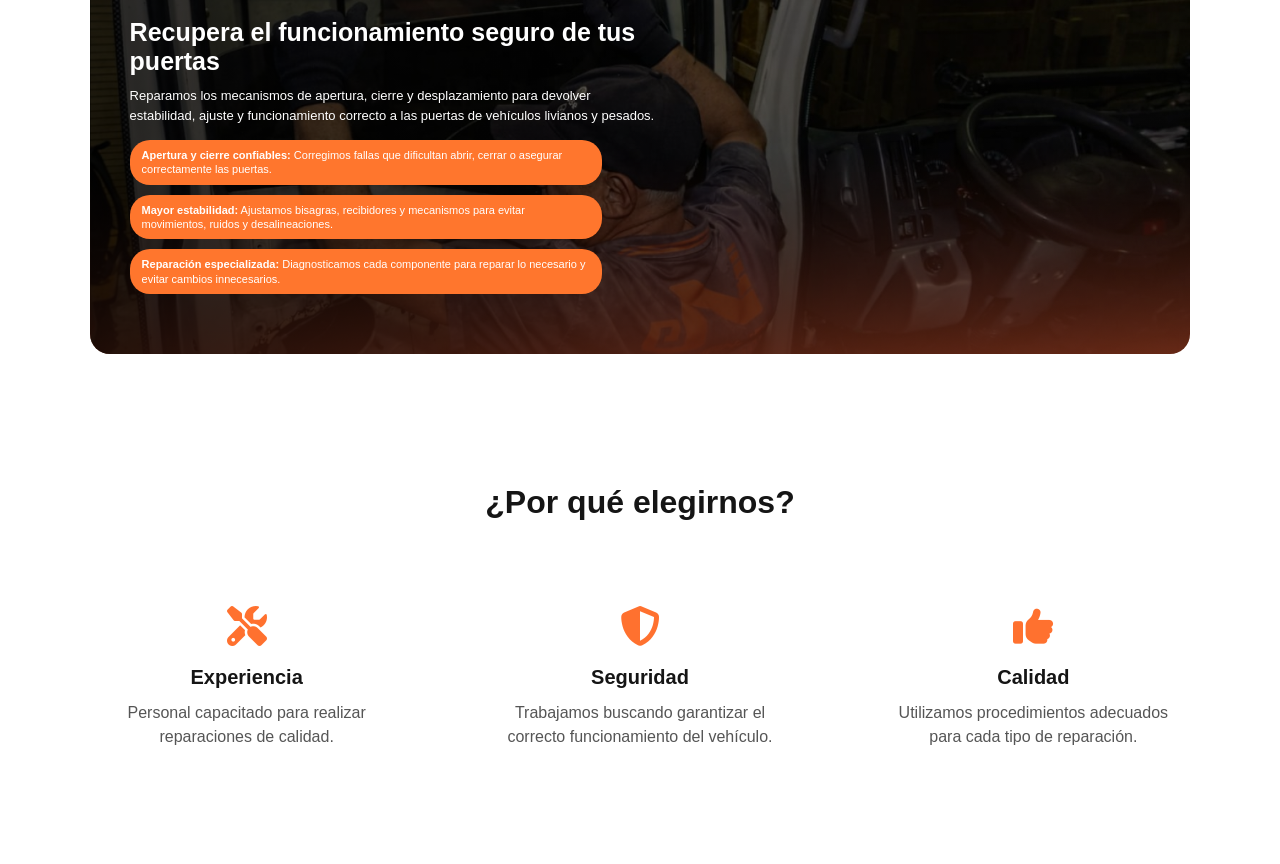
<file: reparacion-cremalleras.html>
<!DOCTYPE html>
<html lang="es">

<head>
    <meta charset="UTF-8">
    <meta name="viewport" content="width=device-width, initial-scale=1.0">

    <title>Reparación de cremalleras</title>

    <link rel="stylesheet" href="css/servicios-detalle.css">

    <link rel="stylesheet"
          href="https://cdnjs.cloudflare.com/ajax/libs/font-awesome/6.5.2/css/all.min.css">
</head>

<body>

<header class="header">

    <div class="header-container">

        <a href="index.html" class="logo">
            <img src="Imagenes/LogoParabrisasYCauchosLaY.png" alt="parabrisas">
        </a>

        <nav class="navbar">

            <a href="index.html" class="active">Inicio</a>

            <a href="Servicios.html" class="active">
                Servicios
                <i class="fa-solid fa-caret-down"></i>
            </a>
            <a href="NosotrosParabrisas.html">Nosotros</a>
        </nav>

        <a href="Agendar.html"
           class="btn-agendar"
           target="_blank">

            <i class="fa-brands fa-whatsapp"></i>

            Agendar servicio

        </a>

    </div>

</header>


<main>


    <section class="titulo">

        <div class="container">

            <span class="categoria">NUESTROS SERVICIOS</span>

            <h1>
                Reparación de cremalleras,
                chapas, recibidores y bisagras
            </h1>

        </div>

    </section>


    <section class="servicio">

        <div class="container servicio-grid">

            <div class="servicio-imagen">
                
                <img src="Imagenes/cremallera.jpeg"
                     alt="Reparación de cremalleras">

            </div>


            <div class="servicio-contenido">

                <h2>Reparación de cremalleras y accesorios</h2>

                <p>
                    Contamos con personal especializado en la reparación
                    y mantenimiento de cremalleras, chapas, recibidores
                    y bisagras para diferentes tipos de vehículos.
                </p>

                <p>
                    Nuestro servicio permite recuperar el correcto
                    funcionamiento de estos componentes, evitando
                    reemplazos innecesarios y garantizando un trabajo
                    seguro y confiable.
                </p>

                <ul>

                    <li>
                        <i class="fa-solid fa-check"></i>
                        Reparación de cremalleras
                    </li>

                    <li>
                        <i class="fa-solid fa-check"></i>
                        Reparación de chapas
                    </li>

                    <li>
                        <i class="fa-solid fa-check"></i>
                        Reparación de recibidores
                    </li>

                    <li>
                        <i class="fa-solid fa-check"></i>
                        Reparación de bisagras
                    </li>

                </ul>

                <a href="Agendar.html?servicio=Reparación%20de%20cremalleras" class="btn-agendar"
                   class="btn-principal"
                   target="_blank">

                    <i class="fa-brands fa-whatsapp"></i>

                    Solicitar servicio

                </a>

            </div>

        </div>

    </section>

    <section class="servicios-puertas">
        <div class="servicios-header">
    
            <h2>Soluciones especializadas para sistemas de puertas</h2>
    
            <p>
                Realizamos el diagnóstico, reparación y ajuste de cremalleras,
                chapas, recibidores, bisagras y otros mecanismos de puertas para
                vehículos livianos y pesados, recuperando su funcionamiento con
                soluciones técnicas confiables y duraderas.
            </p>
    
        </div>
    
        <div class="servicios-cards">
    
            <div class="servicio-card">
                <h3>Reparación de Cremalleras</h3>
    
                <p>
                    Restauramos el funcionamiento de sistemas manuales y
                    eléctricos para un desplazamiento suave y seguro del vidrio.
                </p>
            </div>
    
    
            <div class="servicio-card">
                <h3>Reparación de Chapas</h3>
    
                <p>
                    Solucionamos problemas de apertura, cierre y bloqueo en
                    puertas de vehículos.
                </p>
            </div>
    
    
            <div class="servicio-card">
                <h3>Cambio y Ajuste de Recibidores</h3>
    
                <p>
                    Realizamos el ajuste o reemplazo de recibidores para
                    garantizar un cierre correcto de la puerta.
                </p>
            </div>
    
    
            <div class="servicio-card">
                <h3>Reparación de Bisagras</h3>
    
                <p>
                    Corregimos desgastes, desajustes y daños que afectan el
                    funcionamiento y alineación de las puertas.
                </p>
            </div>
    
        </div>
    
    </section>
    
    <section class="puertas-info">
    
        <div class="puertas-imagen">
    
            <div class="puertas-overlay">
    
                <div class="puertas-contenido">
    
                    <h2>
                        Recupera el funcionamiento seguro de tus puertas
                    </h2>
    
                    <p>
                        Reparamos los mecanismos de apertura, cierre y
                        desplazamiento para devolver estabilidad, ajuste y
                        funcionamiento correcto a las puertas de vehículos
                        livianos y pesados.
                    </p>
    
    
                    <div class="info-barra">
                        <strong>Apertura y cierre confiables:</strong>
                        Corregimos fallas que dificultan abrir, cerrar o asegurar
                        correctamente las puertas.
                    </div>
    
    
                    <div class="info-barra">
                        <strong>Mayor estabilidad:</strong>
                        Ajustamos bisagras, recibidores y mecanismos para evitar
                        movimientos, ruidos y desalineaciones.
                    </div>
    
    
                    <div class="info-barra">
                        <strong>Reparación especializada:</strong>
                        Diagnosticamos cada componente para reparar lo necesario
                        y evitar cambios innecesarios.
                    </div>
    
                </div>
    
            </div>
    
        </div>
    
    </section>


    <section class="beneficios">

        <div class="container">

            <h2>¿Por qué elegirnos?</h2>

            <div class="beneficios-grid">

                <div class="beneficio">
                    <i class="fa-solid fa-screwdriver-wrench"></i>
                    <h3>Experiencia</h3>
                    <p>
                        Personal capacitado para realizar
                        reparaciones de calidad.
                    </p>
                </div>

                <div class="beneficio">
                    <i class="fa-solid fa-shield-halved"></i>
                    <h3>Seguridad</h3>
                    <p>
                        Trabajamos buscando garantizar el
                        correcto funcionamiento del vehículo.
                    </p>
                </div>

                <div class="beneficio">
                    <i class="fa-solid fa-thumbs-up"></i>
                    <h3>Calidad</h3>
                    <p>
                        Utilizamos procedimientos adecuados
                        para cada tipo de reparación.
                    </p>
                </div>

            </div>

        </div>

    </section>

</main>



<a href="https://wa.me/573116218230"
   class="whatsapp-float"
   target="_blank">

    <i class="fa-brands fa-whatsapp"></i>

</a>

</body>
</html>
</file>
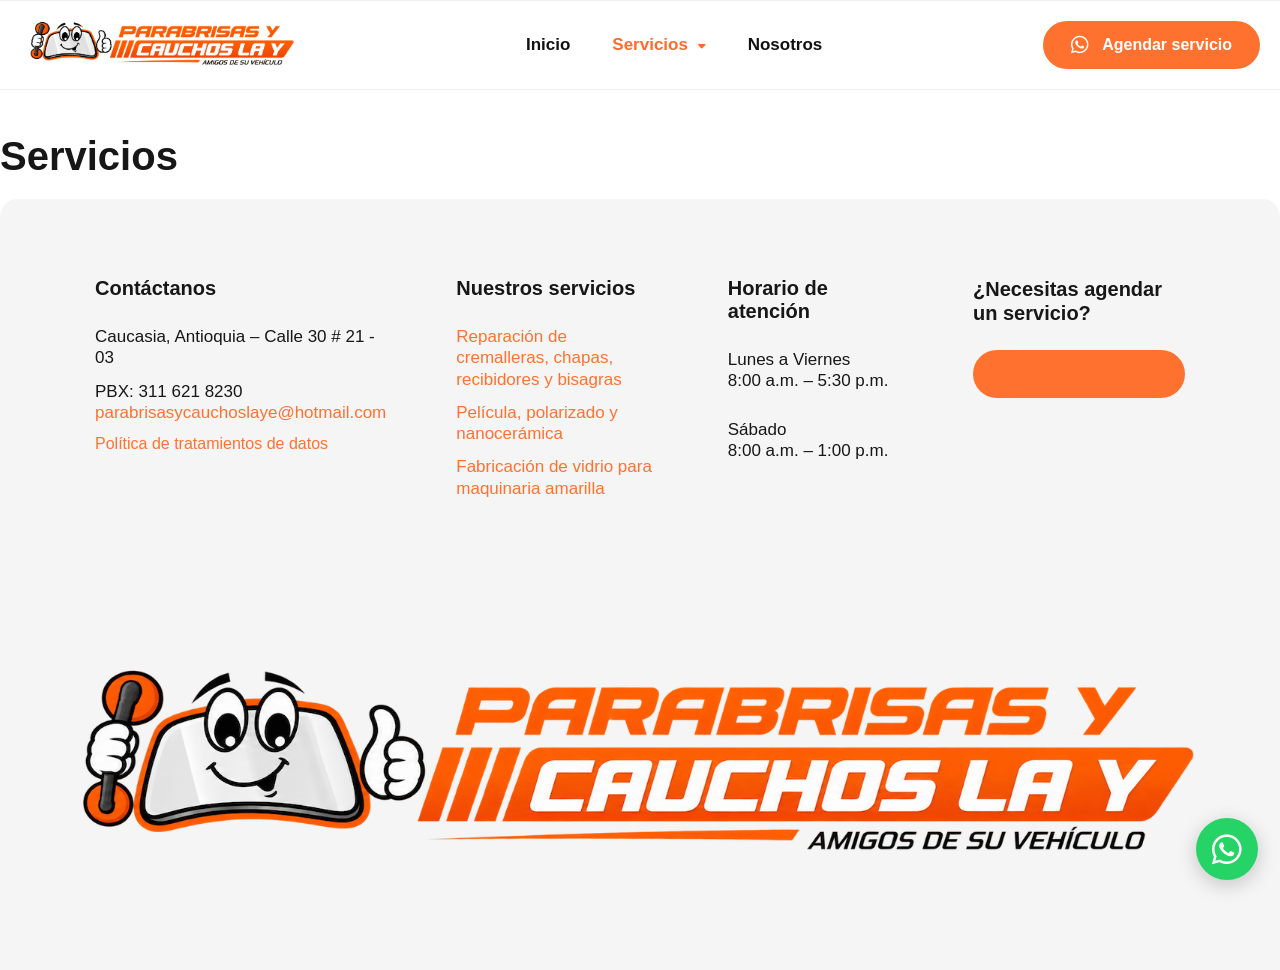
<file: Servicios.html>
<!DOCTYPE html>
<html lang="es">
<head>
    <meta charset="UTF-8">
    <meta name="viewport" content="width=device-width, initial-scale=1.0">

    <title>Servicios Parabrisas Y Cauchos La Y </title>

    <link rel="stylesheet" href="css/Servicios.css">
    <link rel="stylesheet"
          href="https://cdnjs.cloudflare.com/ajax/libs/font-awesome/6.5.2/css/all.min.css">
</head>

<body>

    <header class="header">

        <div class="header-container">

            <a href="index.html" class="logo">
                <img src="Imagenes/LogoParabrisasYCauchosLaY.png" alt=" Parabrisas y servicios">
            </a>

            <nav class="navbar">

                <a href="index.html">Inicio</a>

                <a href="Servicios.html" class="active">
                    Servicios
                    <i class="fa-solid fa-caret-down"></i>
                </a>

                <a href="NosotrosParabrisas.html">Nosotros</a>

            </nav>

            <a href="Agendar.html"
               class="btn-agendar"
               target="_blank">

                <i class="fa-brands fa-whatsapp"></i>

                <span>Agendar servicio</span>

            </a>

        </div>

    </header>


    <main>

        <section class="titulo-section">

            <div class="container">

                <h1>Servicios</h1>

            </div>

        </section>


        <section class="servicios-info">

            <div class="container servicios-grid">


                <div class="info-column">

                    <h2>Contáctanos</h2>

                    <p>
                        Caucasia, Antioquia – Calle 30 # 21 - 03
                    </p>

                    <p>
                        PBX: 311 621 8230
                        <a href="mailto:pch.ventas@hotmail.com">
                            parabrisasycauchoslaye@hotmail.com
                        </a>
                    </p>

                    <a href="#" class="politica">
                        Política de tratamientos de datos
                    </a>

                </div>


                <div class="info-column">

                    <h2>Nuestros servicios</h2>

                    <p>
                        <a href="reparacion-cremalleras.html">
                        Reparación de cremalleras, chapas,
                        recibidores y bisagras
                    </a>
                    </p>

                    <p>
                        <a href="polarizado-nanoceramica.html">
                        Película, polarizado y nanocerámica
                    </a>
                    </p>

                    <p>
                        <a href="fabricacion-vidrio-maquinaria.html">
                        Fabricación de vidrio para maquinaria
                        amarilla
                    </a>
                    </p>

                </div>

                <div class="info-column">

                    <h2>Horario de atención</h2>

                    <p>
                        Lunes a Viernes<br>
                        8:00 a.m. – 5:30 p.m.
                    </p>

                    <p class="horario-sabado">
                        Sábado<br>
                        8:00 a.m. – 1:00 p.m.
                    </p>

                </div>


                <div class="info-column agendar-column">

                    <h2>
                        ¿Necesitas agendar un servicio?
                    </h2>

                    <a href="Agendar.html"
                       class="btn-agendar btn-footer"
                       target="_blank">

                        <i class="fa-brands fa-whatsapp"></i>

                        <span>Agendar servicio</span>

                    </a>

                </div>

            </div>


            <div class="logo-grande">

                <img src="Imagenes/LogoParabrisasYCauchosLaY.png"
                     alt="Parabrisas">

            </div>

        </section>

    </main>


    <a href="Agendar.html"
       class="whatsapp-float"
       target="_blank"
       aria-label="WhatsApp">

        <i class="fa-brands fa-whatsapp"></i>

    </a>

</body>
</html>
</file>
<file: css/index.css>
* {
    margin: 0;
    padding: 0;
    box-sizing: border-box;
}

html {
    scroll-behavior: smooth;
}

body {
    font-family: Arial, Helvetica, sans-serif;
    color: #222222;
    background-color: #ffffff;
    line-height: 1.6;
}

img {
    max-width: 100%;
    display: block;
}

a {
    text-decoration: none;
}


.encabezado {
    width: 100%;
    height: 90px;

    display: flex;
    align-items: center;
    justify-content: space-between;

    padding: 0 7%;

    background-color: #ffffff;

    position: relative;
    z-index: 10;

    box-shadow: 0 2px 10px rgba(0, 0, 0, 0.05);
}


/* LOGO */

.logo a {
    display: flex;
    flex-direction: column;
    align-items: flex-start;
    color: #f36b21;
}

.logo img {
    width: 60%;
    height: auto;
    display: block;
}

.logo span {
    font-size: 19px;
    font-weight: 900;
    letter-spacing: 2px;
}

.logo small {
    font-size: 7px;
    text-align: center;
    color: #555555;
}

.navegacion {
    display: flex;
    align-items: center;
    gap: 35px;
}

.navegacion a {
    color: #222222;

    font-size: 16px;
    font-weight: bold;

    transition: 0.3s;
}

.navegacion a:hover {
    color: #f36b21;
}

.navegacion .activo {
    color: #f36b21;
}


.boton-contacto {
    background-color: #f36b21;
    color: #ffffff;

    padding: 13px 25px;

    border-radius: 30px;

    font-weight: bold;

    transition: 0.3s;
}

.boton-contacto:hover {
    background-color: #d95412;
    transform: translateY(-2px);
}


.hero {
    width: 86%;
    height: 600px;

    margin: 40px auto 0;

    position: relative;

    overflow: hidden;

    border-radius: 0 0 25px 25px;
}

.hero img {
    width: 100%;
    height: 100%;

    object-fit: cover;
}

.hero-capa {
    position: absolute;

    top: 0;
    left: 0;

    width: 100%;
    height: 100%;

    background:
        linear-gradient(
            90deg,
            rgba(0, 0, 0, 0.72),
            rgba(0, 0, 0, 0.30),
            rgba(243, 107, 33, 0.25)
        );
}

.hero-contenido {
    position: absolute;

    top: 50%;
    left: 7%;

    transform: translateY(-50%);

    max-width: 620px;

    color: #ffffff;
}

.etiqueta {
    display: inline-block;

    background-color: #ffffff;
    color: #f36b21;

    padding: 8px 18px;

    border-radius: 25px;

    font-size: 14px;
    font-weight: bold;

    margin-bottom: 20px;
}

.hero h1 {
    font-size: 55px;
    line-height: 1.05;

    margin-bottom: 20px;
}

.hero p {
    font-size: 19px;

    max-width: 600px;

    margin-bottom: 30px;
}

.boton-principal {
    display: inline-block;

    background-color: #f36b21;
    color: #ffffff;

    padding: 15px 28px;

    border-radius: 30px;

    font-weight: bold;

    transition: 0.3s;
}

.boton-principal:hover {
    background-color: #ffffff;
    color: #f36b21;
}

.seccion {
    width: 86%;
    margin: 90px auto;
}

.titulo-seccion {
    max-width: 700px;
    margin-bottom: 40px;
}

.titulo-seccion span,
.nosotros-texto > span {
    color: #f36b21;
    font-weight: bold;
    text-transform: uppercase;
    font-size: 14px;
}

.titulo-seccion h2,
.nosotros-texto h2 {
    font-size: 40px;
    line-height: 1.2;

    margin: 10px 0 15px;
}

.titulo-seccion p {
    color: #666666;
}



.tarjetas-servicios {
    display: grid;

    grid-template-columns: repeat(3, 1fr);

    gap: 25px;
}

.tarjeta {
    padding: 35px;

    background-color: #ffffff;

    border-radius: 20px;

    box-shadow: 0 8px 30px rgba(0, 0, 0, 0.08);

    transition: 0.3s;
}

.tarjeta:hover {
    transform: translateY(-8px);

    box-shadow: 0 15px 35px rgba(0, 0, 0, 0.13);
}

.icono {
    width: 60px;
    height: 60px;

    display: flex;
    align-items: center;
    justify-content: center;

    background-color: #fff0e8;

    border-radius: 15px;

    font-size: 28px;

    margin-bottom: 20px;
}

.tarjeta h3 {
    font-size: 22px;

    margin-bottom: 12px;
}

.tarjeta p {
    color: #666666;

    margin-bottom: 20px;
}

.tarjeta a {
    color: #f36b21;

    font-weight: bold;
}


.nosotros-inicio {
    display: grid;

    grid-template-columns: 1fr 1fr;

    gap: 70px;

    align-items: center;
}

.nosotros-imagen img {
    width: 100%;
    height: 450px;

    object-fit: cover;

    border-radius: 25px;
}

.nosotros-texto p {
    color: #666666;

    margin-bottom: 15px;
}

.boton-secundario {
    display: inline-block;

    margin-top: 15px;

    padding: 13px 25px;

    border: 2px solid #f36b21;

    border-radius: 30px;

    color: #f36b21;

    font-weight: bold;

    transition: 0.3s;
}

.boton-secundario:hover {
    background-color: #f36b21;
    color: #ffffff;
}

.llamada {
    width: 86%;

    margin: 80px auto;

    padding: 50px;

    background-color: #f36b21;

    border-radius: 25px;

    color: #ffffff;

    display: flex;

    justify-content: space-between;

    align-items: center;

    gap: 30px;
}

.llamada h2 {
    font-size: 32px;

    margin-bottom: 8px;
}

.llamada p {
    opacity: 0.9;
}

.boton-blanco {
    background-color: #ffffff;

    color: #f36b21;

    padding: 15px 28px;

    border-radius: 30px;

    font-weight: bold;

    white-space: nowrap;
}

/* COTIZACIÓN */

.cotizacion {
    background-color: #fff6f0;
    border-radius: 22px;
    padding: 50px;
    display: grid;
    grid-template-columns: 1fr 1.2fr;
    gap: 55px;
    align-items: center;
}

.cotizacion-texto span {
    color: #f36b21;
    font-size: 14px;
    font-weight: bold;
    text-transform: uppercase;
}

.cotizacion-texto h2 {
    font-size: 38px;
    line-height: 1.15;
    margin: 10px 0 15px;
}

.cotizacion-texto p {
    color: #555555;
}

.formulario-cotizacion {
    display: grid;
    grid-template-columns: 1fr 1fr;
    gap: 16px;
}

.campo-formulario {
    display: flex;
    flex-direction: column;
    gap: 6px;
}

.campo-completo,
.mensaje-formulario {
    grid-column: 1 / -1;
}

.campo-formulario label {
    color: #333333;
    font-size: 14px;
    font-weight: bold;
}

.campo-formulario input,
.campo-formulario select {
    width: 100%;
    border: 1px solid #d7d7d7;
    border-radius: 8px;
    background-color: #ffffff;
    color: #222222;
    font: inherit;
    padding: 12px;
}

.campo-formulario input:focus,
.campo-formulario select:focus {
    border-color: #f36b21;
    box-shadow: 0 0 0 3px rgba(243, 107, 33, 0.18);
    outline: none;
}

.boton-cotizar {
    grid-column: 1 / -1;
    border: 0;
    border-radius: 30px;
    background-color: #f36b21;
    color: #ffffff;
    cursor: pointer;
    font: inherit;
    font-weight: bold;
    padding: 14px 22px;
    transition: background-color 0.3s, transform 0.3s;
}

.boton-cotizar:hover {
    background-color: #d95412;
    transform: translateY(-2px);
}

.mensaje-formulario {
    min-height: 24px;
    color: #b42318;
    font-size: 14px;
    font-weight: bold;
}


.pie {
    background-color: #202020;

    color: #ffffff;

    padding-top: 60px;
}

.pie-contenido {
    width: 86%;

    margin: auto;

    display: grid;

    grid-template-columns: 2fr 1fr 1fr;

    gap: 50px;

    padding-bottom: 50px;
}

.pie h3 {
    color: #f36b21;

    font-size: 24px;

    margin-bottom: 10px;
}

.pie h4 {
    margin-bottom: 15px;
}

.pie p {
    color: #bbbbbb;
}

.pie a {
    display: block;

    color: #bbbbbb;

    margin-bottom: 8px;

    transition: 0.3s;
}

.pie a:hover {
    color: #f36b21;
}

.copyright {
    border-top: 1px solid #444444;

    text-align: center;

    padding: 20px;

    color: #999999;

    font-size: 14px;
}

@media (max-width: 900px) {

    .encabezado {
        height: auto;

        padding: 20px;

        flex-direction: column;

        gap: 20px;
    }

    .navegacion {
        gap: 18px;

        flex-wrap: wrap;

        justify-content: center;
    }

    .hero {
        width: 94%;
        height: 550px;
    }

    .hero h1 {
        font-size: 42px;
    }

    .tarjetas-servicios {
        grid-template-columns: 1fr;
    }

    .nosotros-inicio {
        grid-template-columns: 1fr;
    }

    .cotizacion {
        grid-template-columns: 1fr;
        gap: 30px;
    }

    .llamada {
        width: 94%;

        flex-direction: column;

        text-align: center;
    }

    .pie-contenido {
        grid-template-columns: 1fr;
    }
}


@media (max-width: 600px) {

    .hero-contenido {
        left: 6%;
        right: 6%;
    }

    .hero h1 {
        font-size: 34px;
    }

    .hero p {
        font-size: 16px;
    }

    .titulo-seccion h2,
    .nosotros-texto h2 {
        font-size: 32px;
    }

    .cotizacion {
        padding: 30px 22px;
    }

    .cotizacion-texto h2 {
        font-size: 32px;
    }

    .formulario-cotizacion {
        grid-template-columns: 1fr;
    }

    .campo-completo,
    .mensaje-formulario {
        grid-column: auto;
    }

    .navegacion a {
        font-size: 14px;
    }

}
</file>
<file: css/Agendar.css>
* {
    box-sizing: border-box;
    margin: 0;
    padding: 0;
}

body {
    font-family: Arial, Helvetica, sans-serif;
    background: #f8f8f8;
    color: #242424;
}


/* ENCABEZADO */

.encabezado {
    width: 100%;
    min-height: 85px;
    background: white;

    display: flex;
    align-items: center;
    justify-content: space-between;

    padding: 15px 8%;

    box-shadow: 0 2px 10px rgba(0, 0, 0, 0.08);
}

.logo img {
    width: 150px;
    display: block;
}

nav {
    display: flex;
    gap: 30px;
}

nav a {
    text-decoration: none;
    color: #252525;
    font-weight: 600;

    transition: 0.3s;
}

nav a:hover,
nav a.activo {
    color: #ff681f;
}


/* SECCIÓN PRINCIPAL */

.agendar {
    min-height: calc(100vh - 85px);

    display: flex;
    align-items: center;
    justify-content: center;

    padding: 70px 8%;
}


/* CONTENEDOR */

.agendar-contenido {
    width: 100%;
    max-width: 1100px;

    display: grid;
    grid-template-columns: 0.8fr 1.2fr;

    gap: 60px;

    background: #fff6f0;

    padding: 60px;

    border-radius: 25px;

    box-shadow: 0 10px 35px rgba(0, 0, 0, 0.08);
}


/* TEXTO */

.texto-agendar {
    display: flex;
    flex-direction: column;
    justify-content: center;
}

.texto-agendar span {
    color: #ff681f;

    font-size: 14px;
    font-weight: bold;

    margin-bottom: 15px;
}

.texto-agendar h1 {
    font-size: 46px;
    line-height: 1.1;

    margin-bottom: 25px;
}

.texto-agendar p {
    font-size: 17px;
    line-height: 1.7;

    color: #555;

    margin-bottom: 15px;
}


/* FORMULARIO */

.formulario-agendar {
    display: grid;

    grid-template-columns: 1fr 1fr;

    gap: 20px;
}

.campo {
    display: flex;
    flex-direction: column;

    gap: 8px;
}

.campo-completo {
    grid-column: 1 / -1;
}

.campo label {
    font-size: 14px;
    font-weight: bold;
}

.campo input,
.campo select,
.campo textarea {
    width: 100%;

    padding: 15px;

    border: 1px solid #ddd;

    border-radius: 10px;

    background: white;

    font-size: 15px;

    font-family: inherit;

    outline: none;

    transition: 0.3s;
}

.campo input:focus,
.campo select:focus,
.campo textarea:focus {
    border-color: #ff681f;

    box-shadow: 0 0 0 3px rgba(255, 104, 31, 0.12);
}

.campo textarea {
    resize: vertical;
}


/* BOTÓN */

.boton-agendar {
    grid-column: 1 / -1;

    border: none;

    background: #ff681f;

    color: white;

    padding: 17px;

    border-radius: 30px;

    font-size: 16px;

    font-weight: bold;

    cursor: pointer;

    transition: 0.3s;
}

.boton-agendar:hover {
    background: #e95712;

    transform: translateY(-2px);
}


/* MENSAJE */

.mensaje-formulario {
    grid-column: 1 / -1;

    text-align: center;

    font-size: 14px;

    font-weight: bold;
}


/* FOOTER */

footer {
    text-align: center;

    padding: 25px;

    background: #242424;

    color: white;
}


/* RESPONSIVE */

@media (max-width: 800px) {

    .encabezado {
        flex-direction: column;
        gap: 20px;
    }

    nav {
        gap: 15px;
        flex-wrap: wrap;
        justify-content: center;
    }

    .agendar {
        padding: 30px 5%;
    }

    .agendar-contenido {
        grid-template-columns: 1fr;

        padding: 35px 25px;

        gap: 35px;
    }

    .texto-agendar h1 {
        font-size: 36px;
    }

    .formulario-agendar {
        grid-template-columns: 1fr;
    }

    .campo-completo,
    .boton-agendar,
    .mensaje-formulario {
        grid-column: auto;
    }
}
</file>
<file: css/MaquinaAmarrilla.css>
* {
    margin: 0;
    padding: 0;
    box-sizing: border-box;
}

body {
    font-family: Arial, Helvetica, sans-serif;
    color: #151515;
    background: #fff;
}

a {
    text-decoration: none;
}

.container {
    width: 100%;
    max-width: 1400px;
    margin: auto;
}


.header {
    height: 90px;
    border-top: 1px solid #eee;
    border-bottom: 1px solid #eee;
    background: white;
}

.header-container {
    max-width: 1400px;
    height: 100%;
    margin: auto;

    padding: 0 20px;

    display: flex;
    align-items: center;
    justify-content: space-between;
}

.logo img {
    width: 285px;
    display: block;
}


.navbar {
    display: flex;
    align-items: center;
    gap: 40px;
}

.navbar a {
    color: #111;
    font-size: 17px;
    font-weight: 600;
}

.navbar a:hover,
.navbar .active {
    color: #ff712f;
}

.navbar i {
    font-size: 11px;
    margin-left: 4px;
}

.btn-agendar {
    background: #ff712f;
    color: white;

    height: 48px;

    padding: 0 28px;

    border-radius: 30px;

    display: flex;
    align-items: center;
    gap: 12px;

    font-size: 16px;
    font-weight: 600;
}

.btn-agendar:hover {
    background: #e95f20;
}

.btn-agendar i {
    font-size: 20px;
}



.titulo {
    position: relative;

    background-image: url("../Imagenes/MaquinaAmarrllaBackGround.jpeg");
    background-size: cover;
    background-position: center;
    background-repeat: no-repeat;

    min-height: 400px;

    display: flex;
    align-items: center;

    color: white;
}

.titulo::before {
    content: "";
    position: absolute;
    inset: 0;
    background: rgba(0, 0, 0, 0.5);
}

.titulo .container {
    position: relative;
    z-index: 1;
}
.titulo .container {
    padding-left: 40px;
}

.categoria {
    color: #ff712f;

    font-size: 15px;
    font-weight: 700;

    letter-spacing: 1px;
}

.titulo h1 {
    max-width: 900px;

    margin-top: 15px;

    font-size: 45px;
    line-height: 1.15;

    font-weight: 700;
}


.servicio {
    background: #f5f5f5;

    padding: 80px 30px;

    border-radius: 20px 20px 0 0;
}

.servicio-grid {
    display: grid;

    grid-template-columns: 1fr 1fr;

    gap: 80px;

    align-items: center;

    padding: 0 40px;
}


.servicio-imagen {
    width: 100%;
    height: 470px;

    overflow: hidden;

    border-radius: 18px;
}

.servicio-imagen img {
    width: 100%;
    height: 100%;

    object-fit: cover;

    display: block;
}


.servicio-contenido h2 {
    font-size: 30px;

    margin-bottom: 25px;
}

.servicio-contenido p {
    font-size: 17px;

    line-height: 1.6;

    margin-bottom: 18px;

    color: #444;
}


.servicio-contenido ul {
    list-style: none;

    margin: 30px 0;
}

.servicio-contenido li {
    font-size: 17px;

    margin-bottom: 15px;

    display: flex;
    align-items: center;

    gap: 12px;
}

.servicio-contenido li i {
    color: #ff712f;

    font-size: 17px;
}


.btn-principal {
    display: inline-flex;

    align-items: center;

    gap: 12px;

    background: #ff712f;

    color: white;

    padding: 15px 28px;

    border-radius: 30px;

    font-size: 16px;

    font-weight: 600;
}

.btn-principal:hover {
    background: #e95f20;
}


.beneficios {
    padding: 80px 30px;

    background: white;
}

.beneficios h2 {
    text-align: center;

    font-size: 32px;

    margin-bottom: 50px;
}

.beneficios-grid {
    display: grid;

    grid-template-columns: repeat(3, 1fr);

    gap: 40px;

    padding: 0 40px;
}

.beneficio {
    text-align: center;

    padding: 35px;
}

.beneficio i {
    font-size: 40px;

    color: #ff712f;

    margin-bottom: 20px;
}

.beneficio h3 {
    font-size: 20px;

    margin-bottom: 12px;
}

.beneficio p {
    color: #555;

    line-height: 1.5;
}


.whatsapp-float {
    position: fixed;

    right: 22px;
    bottom: 20px;

    width: 62px;
    height: 62px;

    border-radius: 50%;

    background: #25d366;

    color: white;

    display: flex;

    align-items: center;
    justify-content: center;

    font-size: 34px;

    box-shadow: 0 5px 20px rgba(0,0,0,.2);

    z-index: 1000;
}

.whatsapp-float:hover {
    transform: scale(1.08);
}


@media (max-width: 1000px) {

    .navbar {
        gap: 20px;
    }

    .servicio-grid {
        grid-template-columns: 1fr;

        gap: 50px;
    }

    .servicio-imagen {
        height: 400px;
    }

    .beneficios-grid {
        grid-template-columns: 1fr;
    }

}


@media (max-width: 700px) {

    .header {
        height: auto;
    }

    .header-container {
        flex-direction: column;

        padding: 20px;
    }

    .navbar {
        flex-wrap: wrap;

        justify-content: center;
    }

    .logo img {
        width: 230px;
    }

    .titulo {
        padding: 40px 20px;
    }

    .titulo .container {
        padding-left: 0;
    }

    .titulo h1 {
        font-size: 34px;
    }

    .servicio {
        padding: 50px 20px;
    }

    .servicio-grid {
        padding: 0;
    }

    .servicio-imagen {
        height: 300px;
    }

    .beneficios {
        padding: 50px 20px;
    }

}

.servicios-puertas {
    background: #f5f5f5;
    padding: 50px 7%;
}


.servicios-header {
    display: grid;
    grid-template-columns: 1fr 1fr;
    gap: 50px;
    align-items: center;
    margin-bottom: 45px;
}

.servicios-header h2 {
    margin: 0;
    font-family: Arial, sans-serif;
    font-size: 30px;
    font-weight: 800;
    color: #292929;
    line-height: 1.2;
}

.servicios-header p {
    margin: 0;
    font-family: Arial, sans-serif;
    font-size: 14px;
    line-height: 1.6;
    color: #333;
}


.servicios-cards {
    display: grid;
    grid-template-columns: repeat(4, 1fr);
    gap: 12px;
}

.servicio-card {
    background: #db6744;
    color: white;

    min-height: 135px;

    padding: 25px 18px;

    border-radius: 10px;

    display: flex;
    flex-direction: column;
    justify-content: center;
    align-items: center;

    text-align: center;

    box-sizing: border-box;
}

.servicio-card h3 {
    margin: 0 0 12px;

    font-family: Arial, sans-serif;

    font-size: 15px;

    font-weight: 700;
}

.servicio-card p {
    margin: 0;

    font-family: Arial, sans-serif;

    font-size: 13px;

    line-height: 1.45;
}


.puertas-info {
    background: white;

    padding: 30px 7% 50px;
}


.puertas-imagen {
    position: relative;

    min-height: 395px;

    border-radius: 20px;

    overflow: hidden;

    background-image: url("../Imagenes/MaquinaAmarillaFinal.jpeg");

    background-size: cover;

    background-position: center;
}


.puertas-overlay {
    position: absolute;

    inset: 0;

    background:
        linear-gradient(
            90deg,
            rgba(0, 0, 0, 0.70) 0%,
            rgba(0, 0, 0, 0.40) 45%,
            rgba(0, 0, 0, 0.20) 100%
        );

    display: flex;

    align-items: center;
}



.puertas-contenido {
    width: 55%;

    padding: 40px;
}

.puertas-contenido h2 {
    color: white;

    margin: 0 0 10px;

    font-family: Arial, sans-serif;

    font-size: 25px;

    font-weight: 800;
}

.puertas-contenido > p {
    color: white;

    margin: 0 0 15px;

    font-family: Arial, sans-serif;

    font-size: 13px;

    line-height: 1.5;

    max-width: 650px;
}


.info-barra {
    background: #ff762d;

    color: white;

    border-radius: 20px;

    padding: 8px 12px;

    margin-top: 10px;

    width: 90%;

    box-sizing: border-box;

    font-family: Arial, sans-serif;

    font-size: 11px;

    line-height: 1.3;
}

.info-barra strong {
    font-weight: 800;
}

@media (max-width: 1000px) {

    .servicios-cards {
        grid-template-columns: repeat(2, 1fr);
    }

    .servicios-header {
        grid-template-columns: 1fr;
        gap: 20px;
    }

    .puertas-contenido {
        width: 75%;
    }

}


@media (max-width: 600px) {

    .servicios-puertas {
        padding: 40px 20px;
    }

    .servicios-header h2 {
        font-size: 25px;
    }

    .servicios-cards {
        grid-template-columns: 1fr;
    }

    .puertas-info {
        padding: 20px;
    }

    .puertas-imagen {
        min-height: 550px;
        border-radius: 15px;
    }

    .puertas-overlay {
        align-items: flex-end;
    }

    .puertas-contenido {
        width: 100%;
        padding: 25px;
    }

    .puertas-contenido h2 {
        font-size: 22px;
    }

    .info-barra {
        width: 100%;
    }

}
</file>
<file: css/servicios-detalle.css>
* {
    margin: 0;
    padding: 0;
    box-sizing: border-box;
}

body {
    font-family: Arial, Helvetica, sans-serif;
    color: #151515;
    background: #fff;
}

a {
    text-decoration: none;
}

.container {
    width: 100%;
    max-width: 1400px;
    margin: auto;
}


.header {
    height: 90px;
    border-top: 1px solid #eee;
    border-bottom: 1px solid #eee;
    background: white;
}

.header-container {
    max-width: 1400px;
    height: 100%;
    margin: auto;

    padding: 0 20px;

    display: flex;
    align-items: center;
    justify-content: space-between;
}

.logo img {
    width: 285px;
    display: block;
}


.navbar {
    display: flex;
    align-items: center;
    gap: 40px;
}

.navbar a {
    color: #111;
    font-size: 17px;
    font-weight: 600;
}

.navbar a:hover,
.navbar .active {
    color: #ff712f;
}

.navbar i {
    font-size: 11px;
    margin-left: 4px;
}

.btn-agendar {
    background: #ff712f;
    color: white;

    height: 48px;

    padding: 0 28px;

    border-radius: 30px;

    display: flex;
    align-items: center;
    gap: 12px;

    font-size: 16px;
    font-weight: 600;
}

.btn-agendar:hover {
    background: #e95f20;
}

.btn-agendar i {
    font-size: 20px;
}



.titulo {
    position: relative;

    background-image: url("../Imagenes/backgroundCremallera.png");
    background-size: cover;
    background-position: center;
    background-repeat: no-repeat;

    min-height: 400px;

    display: flex;
    align-items: center;

    color: white;
}

.titulo::before {
    content: "";
    position: absolute;
    inset: 0;
    background: rgba(0, 0, 0, 0.5);
}

.titulo .container {
    position: relative;
    z-index: 1;
}
.titulo .container {
    padding-left: 40px;
}

.categoria {
    color: #ff712f;

    font-size: 15px;
    font-weight: 700;

    letter-spacing: 1px;
}

.titulo h1 {
    max-width: 900px;

    margin-top: 15px;

    font-size: 45px;
    line-height: 1.15;

    font-weight: 700;
}


.servicio {
    background: #f5f5f5;

    padding: 80px 30px;

    border-radius: 20px 20px 0 0;
}

.servicio-grid {
    display: grid;

    grid-template-columns: 1fr 1fr;

    gap: 80px;

    align-items: center;

    padding: 0 40px;
}


.servicio-imagen {
    width: 100%;
    height: 470px;

    overflow: hidden;

    border-radius: 18px;
}

.servicio-imagen img {
    width: 100%;
    height: 100%;

    object-fit: cover;

    display: block;
}


.servicio-contenido h2 {
    font-size: 30px;

    margin-bottom: 25px;
}

.servicio-contenido p {
    font-size: 17px;

    line-height: 1.6;

    margin-bottom: 18px;

    color: #444;
}


.servicio-contenido ul {
    list-style: none;

    margin: 30px 0;
}

.servicio-contenido li {
    font-size: 17px;

    margin-bottom: 15px;

    display: flex;
    align-items: center;

    gap: 12px;
}

.servicio-contenido li i {
    color: #ff712f;

    font-size: 17px;
}


.btn-principal {
    display: inline-flex;

    align-items: center;

    gap: 12px;

    background: #ff712f;

    color: white;

    padding: 15px 28px;

    border-radius: 30px;

    font-size: 16px;

    font-weight: 600;
}

.btn-principal:hover {
    background: #e95f20;
}


.beneficios {
    padding: 80px 30px;

    background: white;
}

.beneficios h2 {
    text-align: center;

    font-size: 32px;

    margin-bottom: 50px;
}

.beneficios-grid {
    display: grid;

    grid-template-columns: repeat(3, 1fr);

    gap: 40px;

    padding: 0 40px;
}

.beneficio {
    text-align: center;

    padding: 35px;
}

.beneficio i {
    font-size: 40px;

    color: #ff712f;

    margin-bottom: 20px;
}

.beneficio h3 {
    font-size: 20px;

    margin-bottom: 12px;
}

.beneficio p {
    color: #555;

    line-height: 1.5;
}


.whatsapp-float {
    position: fixed;

    right: 22px;
    bottom: 20px;

    width: 62px;
    height: 62px;

    border-radius: 50%;

    background: #25d366;

    color: white;

    display: flex;

    align-items: center;
    justify-content: center;

    font-size: 34px;

    box-shadow: 0 5px 20px rgba(0,0,0,.2);

    z-index: 1000;
}

.whatsapp-float:hover {
    transform: scale(1.08);
}


@media (max-width: 1000px) {

    .navbar {
        gap: 20px;
    }

    .servicio-grid {
        grid-template-columns: 1fr;

        gap: 50px;
    }

    .servicio-imagen {
        height: 400px;
    }

    .beneficios-grid {
        grid-template-columns: 1fr;
    }

}


@media (max-width: 700px) {

    .header {
        height: auto;
    }

    .header-container {
        flex-direction: column;

        padding: 20px;
    }

    .navbar {
        flex-wrap: wrap;

        justify-content: center;
    }

    .logo img {
        width: 230px;
    }

    .titulo {
        padding: 40px 20px;
    }

    .titulo .container {
        padding-left: 0;
    }

    .titulo h1 {
        font-size: 34px;
    }

    .servicio {
        padding: 50px 20px;
    }

    .servicio-grid {
        padding: 0;
    }

    .servicio-imagen {
        height: 300px;
    }

    .beneficios {
        padding: 50px 20px;
    }

}

.servicios-puertas {
    background: #f5f5f5;
    padding: 50px 7%;
}


.servicios-header {
    display: grid;
    grid-template-columns: 1fr 1fr;
    gap: 50px;
    align-items: center;
    margin-bottom: 45px;
}

.servicios-header h2 {
    margin: 0;
    font-family: Arial, sans-serif;
    font-size: 30px;
    font-weight: 800;
    color: #292929;
    line-height: 1.2;
}

.servicios-header p {
    margin: 0;
    font-family: Arial, sans-serif;
    font-size: 14px;
    line-height: 1.6;
    color: #333;
}

.servicios-cards {
    display: grid;
    grid-template-columns: repeat(4, 1fr);
    gap: 12px;
}

.servicio-card {
    background: #db6744;
    color: white;

    min-height: 135px;

    padding: 25px 18px;

    border-radius: 10px;

    display: flex;
    flex-direction: column;
    justify-content: center;
    align-items: center;

    text-align: center;

    box-sizing: border-box;
}

.servicio-card h3 {
    margin: 0 0 12px;

    font-family: Arial, sans-serif;

    font-size: 15px;

    font-weight: 700;
}

.servicio-card p {
    margin: 0;

    font-family: Arial, sans-serif;

    font-size: 13px;

    line-height: 1.45;
}

.puertas-info {
    background: white;

    padding: 30px 7% 50px;
}


.puertas-imagen {
    position: relative;

    min-height: 395px;

    border-radius: 20px;

    overflow: hidden;

    background-image: url("../Imagenes/CremallerasFinal.png");

    background-size: cover;

    background-position: center;
}


.puertas-overlay {
    position: absolute;

    inset: 0;

    background:
        linear-gradient(
            90deg,
            rgba(0, 0, 0, 0.70) 0%,
            rgba(0, 0, 0, 0.40) 45%,
            rgba(0, 0, 0, 0.20) 100%
        );

    display: flex;

    align-items: center;
}



.puertas-contenido {
    width: 55%;

    padding: 40px;
}

.puertas-contenido h2 {
    color: white;

    margin: 0 0 10px;

    font-family: Arial, sans-serif;

    font-size: 25px;

    font-weight: 800;
}

.puertas-contenido > p {
    color: white;

    margin: 0 0 15px;

    font-family: Arial, sans-serif;

    font-size: 13px;

    line-height: 1.5;

    max-width: 650px;
}


.info-barra {
    background: #ff762d;

    color: white;

    border-radius: 20px;

    padding: 8px 12px;

    margin-top: 10px;

    width: 90%;

    box-sizing: border-box;

    font-family: Arial, sans-serif;

    font-size: 11px;

    line-height: 1.3;
}

.info-barra strong {
    font-weight: 800;
}


@media (max-width: 1000px) {

    .servicios-cards {
        grid-template-columns: repeat(2, 1fr);
    }

    .servicios-header {
        grid-template-columns: 1fr;
        gap: 20px;
    }

    .puertas-contenido {
        width: 75%;
    }

}


@media (max-width: 600px) {

    .servicios-puertas {
        padding: 40px 20px;
    }

    .servicios-header h2 {
        font-size: 25px;
    }

    .servicios-cards {
        grid-template-columns: 1fr;
    }

    .puertas-info {
        padding: 20px;
    }

    .puertas-imagen {
        min-height: 550px;
        border-radius: 15px;
    }

    .puertas-overlay {
        align-items: flex-end;
    }

    .puertas-contenido {
        width: 100%;
        padding: 25px;
    }

    .puertas-contenido h2 {
        font-size: 22px;
    }

    .info-barra {
        width: 100%;
    }

}
</file>
<file: css/Polarizados.css>
* {
    margin: 0;
    padding: 0;
    box-sizing: border-box;
}

body {
    font-family: Arial, Helvetica, sans-serif;
    color: #151515;
    background: #fff;
}

a {
    text-decoration: none;
}

.container {
    width: 100%;
    max-width: 1400px;
    margin: auto;
}


.header {
    height: 90px;
    border-top: 1px solid #eee;
    border-bottom: 1px solid #eee;
    background: white;
}

.header-container {
    max-width: 1400px;
    height: 100%;
    margin: auto;

    padding: 0 20px;

    display: flex;
    align-items: center;
    justify-content: space-between;
}

.logo img {
    width: 285px;
    display: block;
}


.navbar {
    display: flex;
    align-items: center;
    gap: 40px;
}

.navbar a {
    color: #111;
    font-size: 17px;
    font-weight: 600;
}

.navbar a:hover,
.navbar .active {
    color: #ff712f;
}

.navbar i {
    font-size: 11px;
    margin-left: 4px;
}

.btn-agendar {
    background: #ff712f;
    color: white;

    height: 48px;

    padding: 0 28px;

    border-radius: 30px;

    display: flex;
    align-items: center;
    gap: 12px;

    font-size: 16px;
    font-weight: 600;
}

.btn-agendar:hover {
    background: #e95f20;
}

.btn-agendar i {
    font-size: 20px;
}



.titulo {
    position: relative;

    background-image: url("../Imagenes/Polarizados.png");
    background-size: cover;
    background-position: center;
    background-repeat: no-repeat;

    min-height: 400px;

    display: flex;
    align-items: center;

    color: white;
}

.titulo::before {
    content: "";
    position: absolute;
    inset: 0;
    background: rgba(0, 0, 0, 0.5);
}

.titulo .container {
    position: relative;
    z-index: 1;
}
.titulo .container {
    padding-left: 40px;
}

.categoria {
    color: #ff712f;

    font-size: 15px;
    font-weight: 700;

    letter-spacing: 1px;
}

.titulo h1 {
    max-width: 900px;

    margin-top: 15px;

    font-size: 45px;
    line-height: 1.15;

    font-weight: 700;
}


.servicio {
    background: #f5f5f5;

    padding: 80px 30px;

    border-radius: 20px 20px 0 0;
}

.servicio-grid {
    display: grid;

    grid-template-columns: 1fr 1fr;

    gap: 80px;

    align-items: center;

    padding: 0 40px;
}


.servicio-imagen {
    width: 100%;
    height: 470px;

    overflow: hidden;

    border-radius: 18px;
}

.servicio-imagen img {
    width: 100%;
    height: 100%;

    object-fit: cover;

    display: block;
}


.servicio-contenido h2 {
    font-size: 30px;

    margin-bottom: 25px;
}

.servicio-contenido p {
    font-size: 17px;

    line-height: 1.6;

    margin-bottom: 18px;

    color: #444;
}


.servicio-contenido ul {
    list-style: none;

    margin: 30px 0;
}

.servicio-contenido li {
    font-size: 17px;

    margin-bottom: 15px;

    display: flex;
    align-items: center;

    gap: 12px;
}

.servicio-contenido li i {
    color: #ff712f;

    font-size: 17px;
}


.btn-principal {
    display: inline-flex;

    align-items: center;

    gap: 12px;

    background: #ff712f;

    color: white;

    padding: 15px 28px;

    border-radius: 30px;

    font-size: 16px;

    font-weight: 600;
}

.btn-principal:hover {
    background: #e95f20;
}


.beneficios {
    padding: 80px 30px;

    background: white;
}

.beneficios h2 {
    text-align: center;

    font-size: 32px;

    margin-bottom: 50px;
}

.beneficios-grid {
    display: grid;

    grid-template-columns: repeat(3, 1fr);

    gap: 40px;

    padding: 0 40px;
}

.beneficio {
    text-align: center;

    padding: 35px;
}

.beneficio i {
    font-size: 40px;

    color: #ff712f;

    margin-bottom: 20px;
}

.beneficio h3 {
    font-size: 20px;

    margin-bottom: 12px;
}

.beneficio p {
    color: #555;

    line-height: 1.5;
}


.whatsapp-float {
    position: fixed;

    right: 22px;
    bottom: 20px;

    width: 62px;
    height: 62px;

    border-radius: 50%;

    background: #25d366;

    color: white;

    display: flex;

    align-items: center;
    justify-content: center;

    font-size: 34px;

    box-shadow: 0 5px 20px rgba(0,0,0,.2);

    z-index: 1000;
}

.whatsapp-float:hover {
    transform: scale(1.08);
}


@media (max-width: 1000px) {

    .navbar {
        gap: 20px;
    }

    .servicio-grid {
        grid-template-columns: 1fr;

        gap: 50px;
    }

    .servicio-imagen {
        height: 400px;
    }

    .beneficios-grid {
        grid-template-columns: 1fr;
    }

}


@media (max-width: 700px) {

    .header {
        height: auto;
    }

    .header-container {
        flex-direction: column;

        padding: 20px;
    }

    .navbar {
        flex-wrap: wrap;

        justify-content: center;
    }

    .logo img {
        width: 230px;
    }

    .titulo {
        padding: 40px 20px;
    }

    .titulo .container {
        padding-left: 0;
    }

    .titulo h1 {
        font-size: 34px;
    }

    .servicio {
        padding: 50px 20px;
    }

    .servicio-grid {
        padding: 0;
    }

    .servicio-imagen {
        height: 300px;
    }

    .beneficios {
        padding: 50px 20px;
    }

}

.servicios-puertas {
    background: #f5f5f5;
    padding: 50px 7%;
}


.servicios-header {
    display: grid;
    grid-template-columns: 1fr 1fr;
    gap: 50px;
    align-items: center;
    margin-bottom: 45px;
}

.servicios-header h2 {
    margin: 0;
    font-family: Arial, sans-serif;
    font-size: 30px;
    font-weight: 800;
    color: #292929;
    line-height: 1.2;
}

.servicios-header p {
    margin: 0;
    font-family: Arial, sans-serif;
    font-size: 14px;
    line-height: 1.6;
    color: #333;
}

.servicios-cards {
    display: grid;
    grid-template-columns: repeat(4, 1fr);
    gap: 12px;
}

.servicio-card {
    background: #db6744;
    color: white;

    min-height: 135px;

    padding: 25px 18px;

    border-radius: 10px;

    display: flex;
    flex-direction: column;
    justify-content: center;
    align-items: center;

    text-align: center;

    box-sizing: border-box;
}

.servicio-card h3 {
    margin: 0 0 12px;

    font-family: Arial, sans-serif;

    font-size: 15px;

    font-weight: 700;
}

.servicio-card p {
    margin: 0;

    font-family: Arial, sans-serif;

    font-size: 13px;

    line-height: 1.45;
}

.puertas-info {
    background: white;

    padding: 30px 7% 50px;
}



.puertas-imagen {
    position: relative;

    min-height: 395px;

    border-radius: 20px;

    overflow: hidden;

    background-image: url("../Imagenes/PolarizadosFinal.png");

    background-size: cover;

    background-position: center;
}


.puertas-overlay {
    position: absolute;

    inset: 0;

    background:
        linear-gradient(
            90deg,
            rgba(0, 0, 0, 0.70) 0%,
            rgba(0, 0, 0, 0.40) 45%,
            rgba(0, 0, 0, 0.20) 100%
        );

    display: flex;

    align-items: center;
}


.puertas-contenido {
    width: 55%;

    padding: 40px;
}

.puertas-contenido h2 {
    color: white;

    margin: 0 0 10px;

    font-family: Arial, sans-serif;

    font-size: 25px;

    font-weight: 800;
}

.puertas-contenido > p {
    color: white;

    margin: 0 0 15px;

    font-family: Arial, sans-serif;

    font-size: 13px;

    line-height: 1.5;

    max-width: 650px;
}

.info-barra {
    background: #ff762d;

    color: white;

    border-radius: 20px;

    padding: 8px 12px;

    margin-top: 10px;

    width: 90%;

    box-sizing: border-box;

    font-family: Arial, sans-serif;

    font-size: 11px;

    line-height: 1.3;
}

.info-barra strong {
    font-weight: 800;
}

@media (max-width: 1000px) {

    .servicios-cards {
        grid-template-columns: repeat(2, 1fr);
    }

    .servicios-header {
        grid-template-columns: 1fr;
        gap: 20px;
    }

    .puertas-contenido {
        width: 75%;
    }

}


@media (max-width: 600px) {

    .servicios-puertas {
        padding: 40px 20px;
    }

    .servicios-header h2 {
        font-size: 25px;
    }

    .servicios-cards {
        grid-template-columns: 1fr;
    }

    .puertas-info {
        padding: 20px;
    }

    .puertas-imagen {
        min-height: 550px;
        border-radius: 15px;
    }

    .puertas-overlay {
        align-items: flex-end;
    }

    .puertas-contenido {
        width: 100%;
        padding: 25px;
    }

    .puertas-contenido h2 {
        font-size: 22px;
    }

    .info-barra {
        width: 100%;
    }

}
</file>
<file: css/Servicios.css>
* {
    margin: 0;
    padding: 0;
    box-sizing: border-box;
}

body {
    font-family: Arial, Helvetica, sans-serif;
    color: #171717;
    background: #ffffff;
}

a {
    text-decoration: none;
    color: inherit;
}

.container {
    width: 100%;
    max-width: 1400px;
    margin: 0 auto;
}

.header {
    width: 100%;
    height: 90px;
    background: #ffffff;
    border-top: 1px solid #eeeeee;
    border-bottom: 1px solid #eeeeee;
}

.header-container {
    height: 100%;
    max-width: 1400px;
    margin: 0 auto;

    display: flex;
    align-items: center;
    justify-content: space-between;

    padding: 0 20px;
}


.logo {
    display: flex;
    align-items: center;
    width: 285px;
}

.logo img {
    width: 285px;
    height: auto;
    display: block;
}


.navbar {
    display: flex;
    align-items: center;
    gap: 42px;
}

.navbar a {
    font-size: 17px;
    font-weight: 600;
    color: #111111;

    transition: color 0.2s ease;
}

.navbar a:hover {
    color: #ff6b2c;
}

.navbar a.active {
    color: #ff6b2c;
}

.navbar i {
    font-size: 12px;
    margin-left: 5px;
}


.btn-agendar {
    background: #ff712f;
    color: #ffffff;

    height: 48px;
    padding: 0 28px;

    border-radius: 30px;

    display: inline-flex;
    align-items: center;
    justify-content: center;

    gap: 13px;

    font-size: 16px;
    font-weight: 600;

    transition: all 0.2s ease;
}

.btn-agendar:hover {
    background: #e95e1d;
    transform: translateY(-1px);
}

.btn-agendar i {
    font-size: 20px;
}


.titulo-section {
    background: #ffffff;
}

.titulo-section .container {
    padding-top: 42px;
    padding-bottom: 19px;
}

.titulo-section h1 {
    font-size: 40px;
    line-height: 1.2;
    font-weight: 600;
    margin-left: 0;
}


.servicios-info {
    background: #f5f5f5;

    border-radius: 18px 18px 0 0;

    min-height: 630px;

    overflow: hidden;

    padding-top: 78px;
}


.servicios-grid {
    display: grid;

    grid-template-columns:
        1.05fr
        1.15fr
        1fr
        1.1fr;

    column-gap: 70px;

    padding: 0 95px;
}


.info-column h2 {
    font-size: 20px;
    font-weight: 700;

    margin-bottom: 26px;
}

.info-column p {
    font-size: 17px;
    line-height: 1.25;

    margin-bottom: 12px;
}

.info-column a {
    color: #ff712f;
}

.info-column a:hover {
    text-decoration: underline;
}


.politica {
    display: block;

    color: #ff712f;

    font-size: 16px;
}



.horario-sabado {
    margin-top: 27px;
}


.agendar-column h2 {
    line-height: 1.2;
    margin-bottom: 25px;
}

.btn-footer {
    width: 212px;
    height: 48px;

    padding: 0 20px;
}


.logo-grande {
    width: 100%;

    margin-top: 58px;

    display: flex;
    justify-content: center;

    overflow: hidden;
}

.logo-grande img {
    width: 94%;
    max-width: 1600px;

    height: auto;

    display: block;
}


.whatsapp-float {
    position: fixed;

    right: 22px;
    bottom: 20px;

    width: 62px;
    height: 62px;

    border-radius: 50%;

    background: #25d366;

    color: white;

    display: flex;
    align-items: center;
    justify-content: center;

    font-size: 34px;

    box-shadow:
        0 5px 20px rgba(0, 0, 0, 0.20);

    z-index: 999;

    transition: all 0.2s ease;
}

.whatsapp-float:hover {
    transform: scale(1.08);
}


@media (max-width: 1200px) {

    .header-container {
        padding: 0 30px;
    }

    .navbar {
        gap: 25px;
    }

    .servicios-grid {
        padding: 0 50px;
        column-gap: 40px;
    }

}


@media (max-width: 950px) {

    .header {
        height: auto;
    }

    .header-container {
        padding: 20px;
        flex-wrap: wrap;
        gap: 20px;
    }

    .navbar {
        order: 3;
        width: 100%;

        justify-content: center;

        flex-wrap: wrap;
    }

    .logo {
        width: 230px;
    }

    .logo img {
        width: 230px;
    }

    .servicios-grid {
        grid-template-columns: 1fr 1fr;
        row-gap: 45px;
    }

}


@media (max-width: 600px) {

    .header-container {
        justify-content: center;
    }

    .navbar {
        gap: 15px;
    }

    .navbar a {
        font-size: 14px;
    }

    .btn-agendar {
        font-size: 14px;
        padding: 0 20px;
    }

    .titulo-section .container {
        padding: 30px 20px 20px;
    }

    .titulo-section h1 {
        font-size: 32px;
    }

    .servicios-info {
        padding-top: 45px;
    }

    .servicios-grid {
        grid-template-columns: 1fr;
        padding: 0 30px;
    }

    .logo-grande {
        margin-top: 50px;
    }

    .logo-grande img {
        width: 150%;
        max-width: none;
    }

}
</file>
